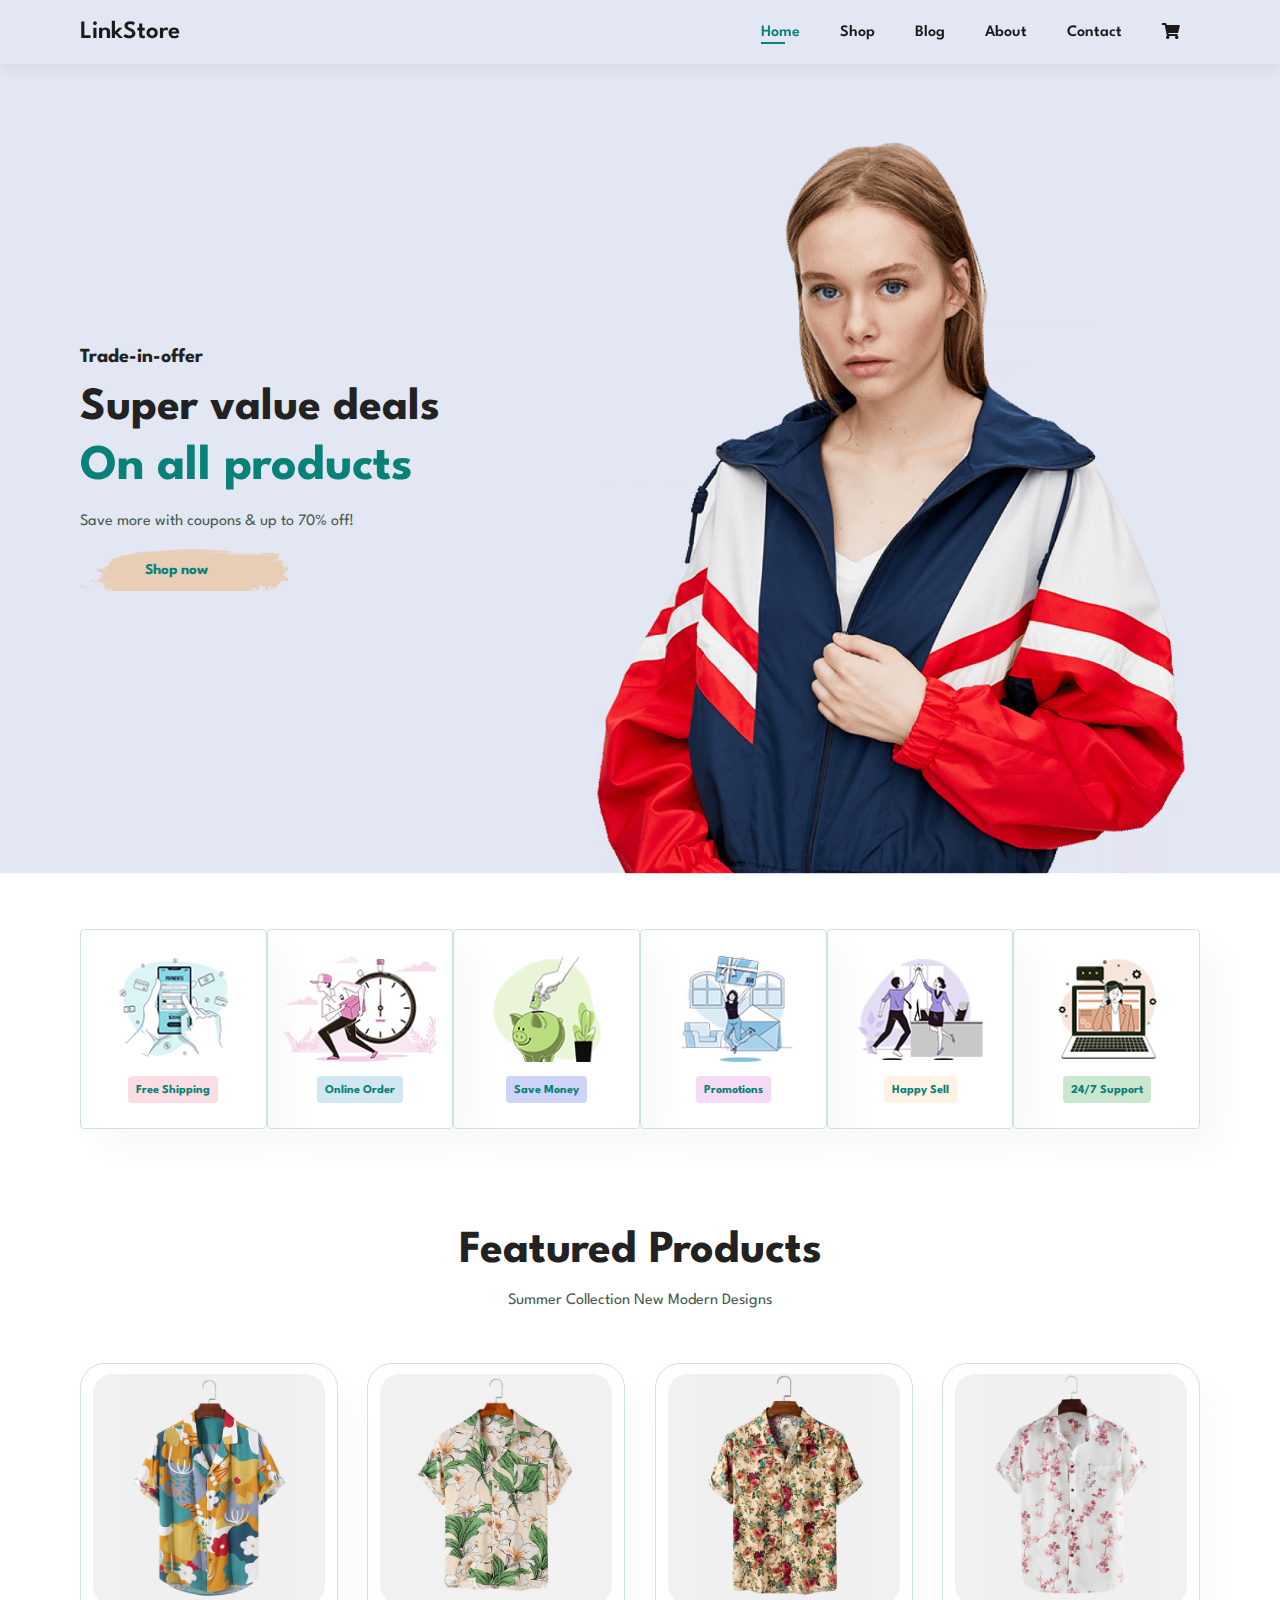
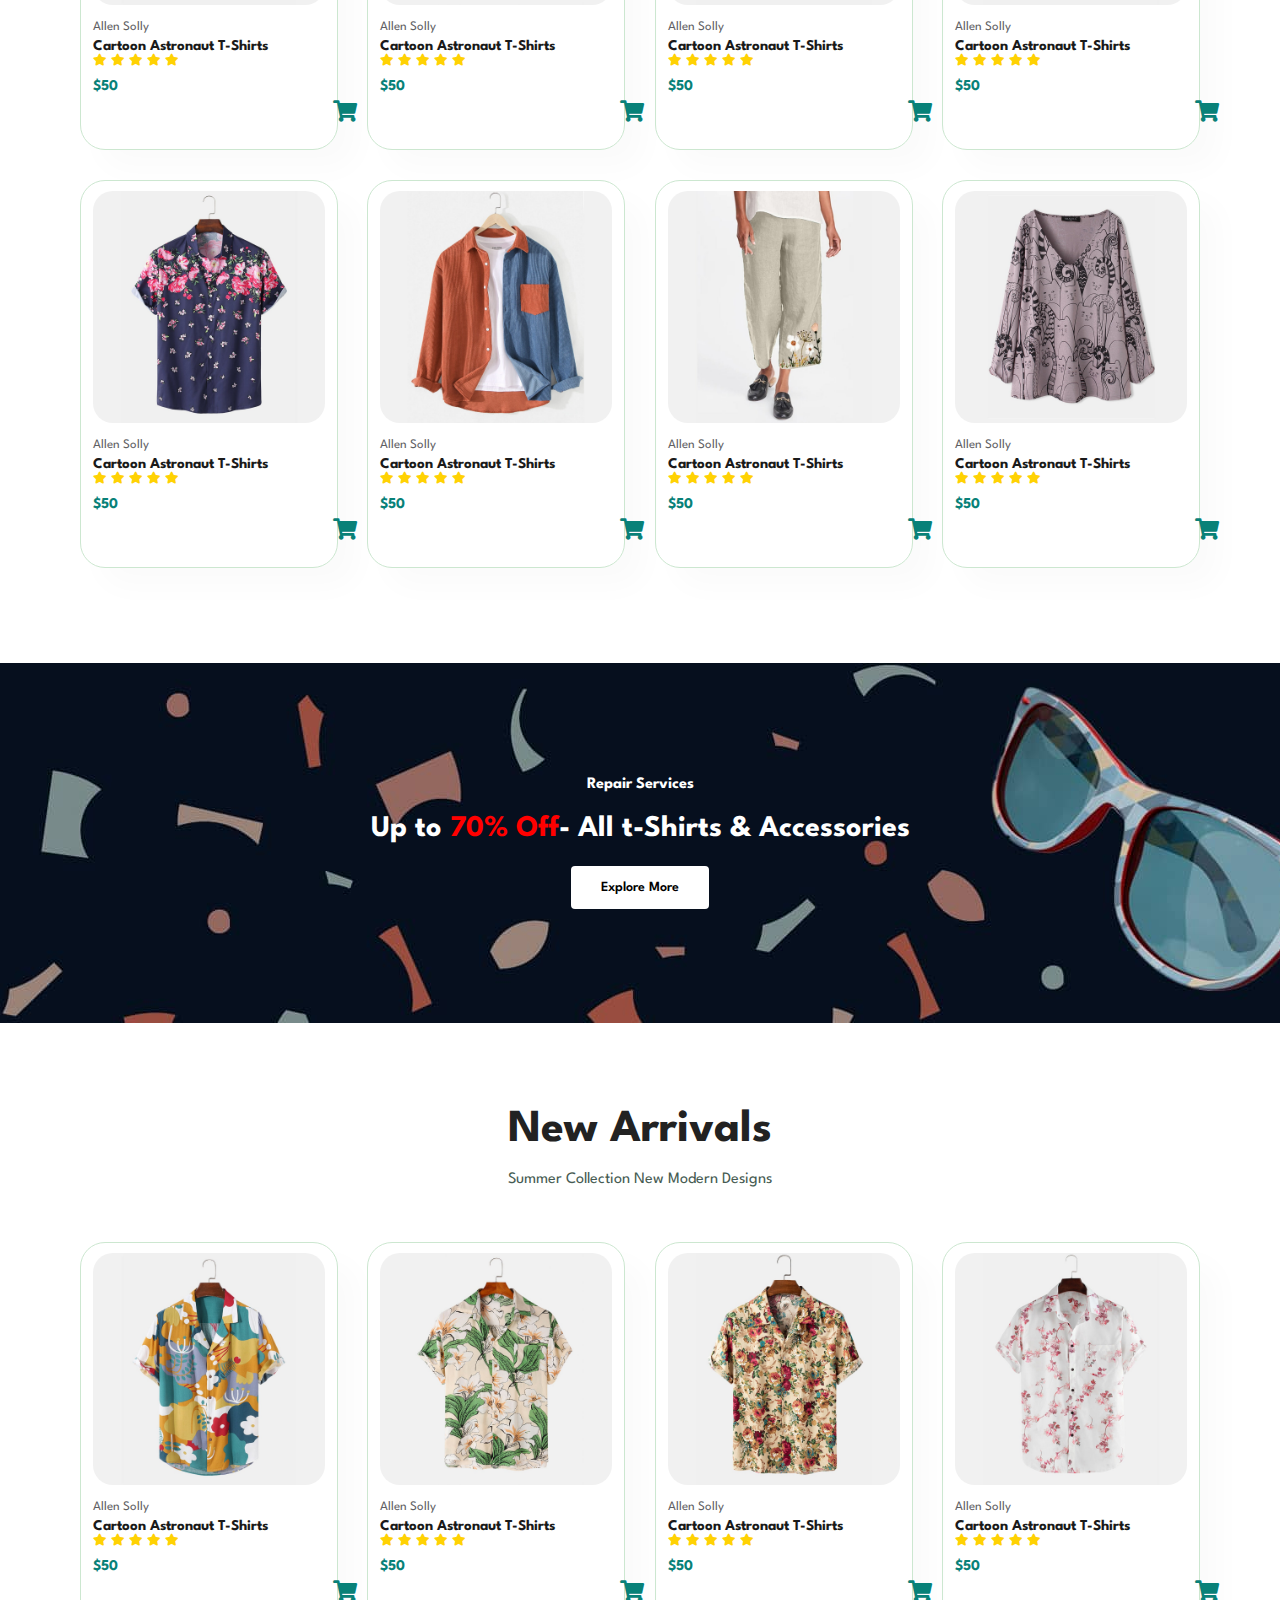
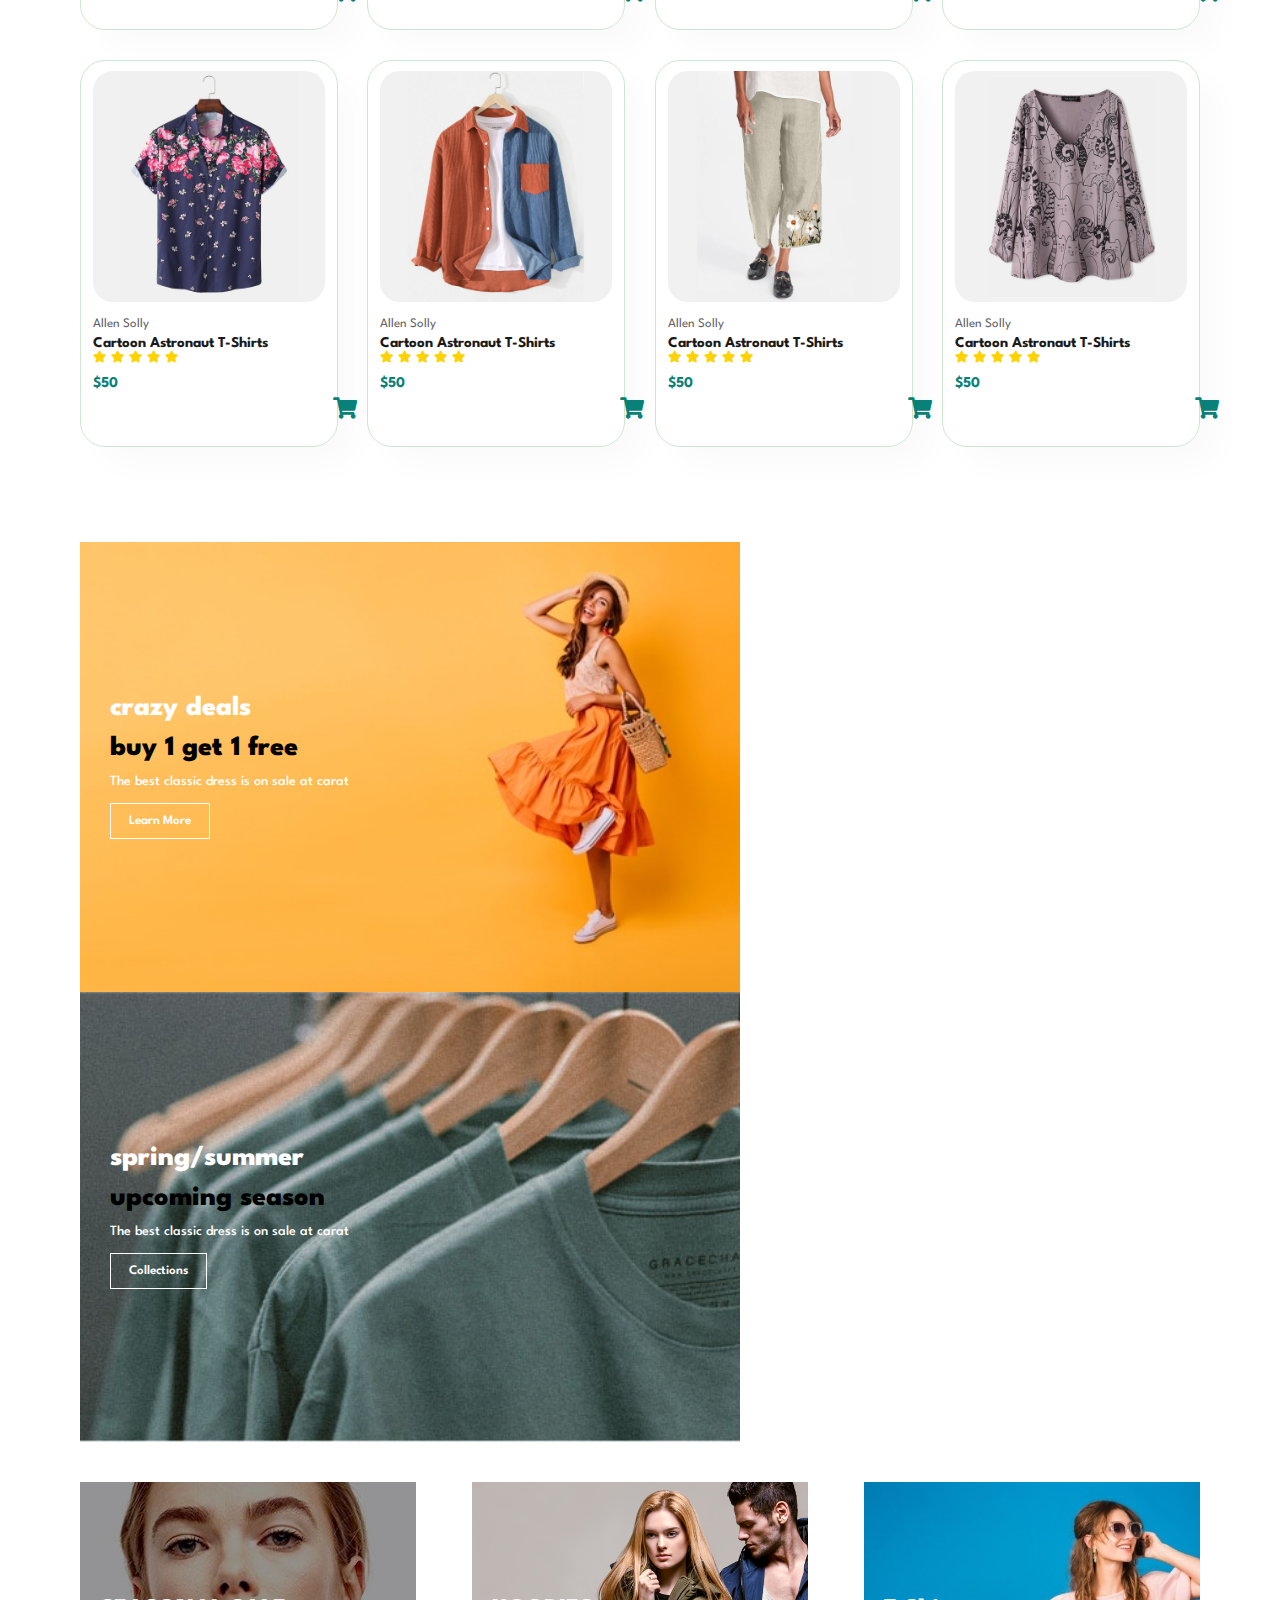
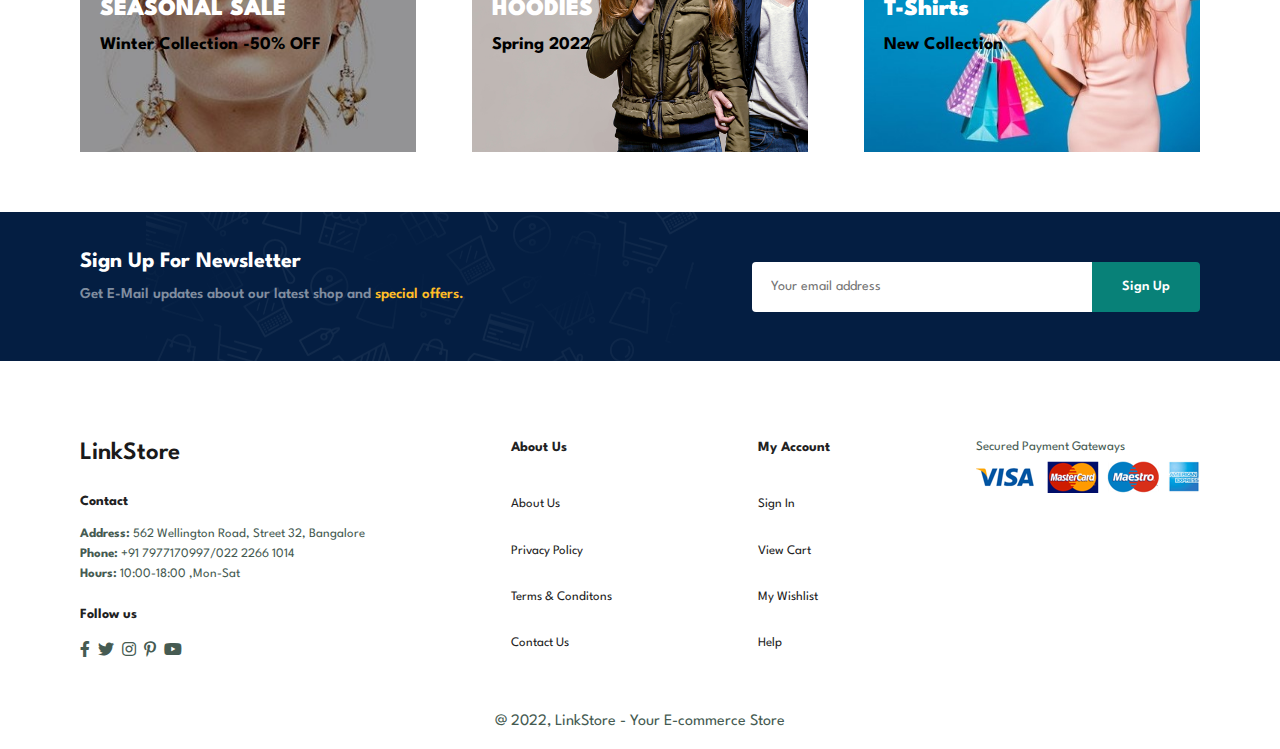
<file: index.html>
<!DOCTYPE html>
<html lang="en">
<head>
    <meta charset="UTF-8">
    <meta http-equiv="X-UA-Compatible" content="IE=edge">
    <meta name="viewport" content="width=device-width, initial-scale=1.0">
    <title>LinkStore</title>
    <link rel="stylesheet" href="https://use.fontawesome.com/releases/v5.15.4/css/all.css"/>
    <link rel="icon" href="img/favicon.ico">
    <link rel="stylesheet" href="styles.css">

</head>
<body>
    <section id="header">
        <a href="index.html" class="logo">LinkStore</a>
        <div>
            <ul id="navbar">
                <li><a class="active" href="index.html">Home</a></li>
                <li><a href="shop.html">Shop</a></li>
                <li><a href="blog.html">Blog</a></li>
                <li><a href="about.html">About</a></li>
                <li><a href="contact.html">Contact</a></li>
                <li id="remove-bag-icon"><a href="cart.html"><i class="fas fa-shopping-cart"></i></i></a></li>
                <a href="#" id="close"><i class="fas fa-times"></i></a>
            </ul>
        </div>

        <div id="mobile"> <!-- this is for ipad screen devices to make website responsive -->
            <a href="cart.html"><i class="fas fa-shopping-cart"></i></a>
            <i id="bar" class="fas fa-outdent"></i>
        </div>
    </section> 

    <section id="hero">
        <h4>Trade-in-offer</h4>
        <h2>Super value deals</h2>
        <h1>On all products</h1>
        <p>Save more with coupons & up to 70% off! </p>
        <a href="shop.html"><button>Shop now</button></a>
    </section>

    <section id="feature" class="section-p1"> <!-- class section-p1 provides padding bet each section -->
        <div class="fe-box">
            <img src="img/features/f1.png" alt="">
            <h6>Free Shipping</h6>
        </div>
        <div class="fe-box">
            <img src="img/features/f2.png" alt="">
            <h6>Online Order</h6>
        </div>
        <div class="fe-box">
            <img src="img/features/f3.png" alt="">
            <h6>Save Money</h6>
        </div>
        <div class="fe-box">
            <img src="img/features/f4.png" alt="">
            <h6>Promotions</h6>
        </div>
        <div class="fe-box">
            <img src="img/features/f5.png" alt="">
            <h6>Happy Sell</h6>
        </div>
        <div class="fe-box">
            <img src="img/features/f6.png" alt="">
            <h6>24/7 Support</h6>
        </div>

    </section>
     
    <section id="product1" class="section-p1">
            <h2>Featured Products</h2>
            <p>Summer Collection New Modern Designs</p>
            <div class="pro-container"> <!-- parent div of pro1 since we have 8 products-->
                <div class="pro" onclick="window.location.href='sproduct.html'">
                    <img src="img/products/f1.jpg" alt="">
                    <div class="description">
                        <span>Allen Solly</span>
                        <h5>Cartoon Astronaut T-Shirts</h5>
                        <div class="star">
                            <i class="fas fa-star"></i> <!-- to add star icon from font awesome-->
                            <i class="fas fa-star"></i> 
                            <i class="fas fa-star"></i> 
                            <i class="fas fa-star"></i> 
                            <i class="fas fa-star"></i> 
                        </div>
                        <h4>$50</h4>
                    </div>
                    <a href=""><i class="fas fa-shopping-cart cart fa-lg"></i></a>
                </div>

                <div class="pro" onclick="window.location.href='sproduct.html'">
                    <img src="img/products/f2.jpg" alt="">
                    <div class="description">
                        <span>Allen Solly</span>
                        <h5>Cartoon Astronaut T-Shirts</h5>
                        <div class="star">
                            <i class="fas fa-star"></i> <!-- to add star icon from font awesome-->
                            <i class="fas fa-star"></i> 
                            <i class="fas fa-star"></i> 
                            <i class="fas fa-star"></i> 
                            <i class="fas fa-star"></i> 
                        </div>
                        <h4>$50</h4>
                    </div>
                    <a href=""><i class="fas fa-shopping-cart cart fa-lg"></i></i></a>
                </div>

                <div class="pro" onclick="window.location.href='sproduct.html'">
                    <img src="img/products/f3.jpg" alt="">
                    <div class="description">
                        <span>Allen Solly</span>
                        <h5>Cartoon Astronaut T-Shirts</h5>
                        <div class="star">
                            <i class="fas fa-star"></i> <!-- to add star icon from font awesome-->
                            <i class="fas fa-star"></i> 
                            <i class="fas fa-star"></i> 
                            <i class="fas fa-star"></i> 
                            <i class="fas fa-star"></i> 
                        </div>
                        <h4>$50</h4>
                    </div>
                    <a href=""><i class="fas fa-shopping-cart cart fa-lg"></i></i></a>
                </div>

                <div class="pro" onclick="window.location.href='sproduct.html'">
                    <img src="img/products/f4.jpg" alt="">
                    <div class="description">
                        <span>Allen Solly</span>
                        <h5>Cartoon Astronaut T-Shirts</h5>
                        <div class="star">
                            <i class="fas fa-star"></i> <!-- to add star icon from font awesome-->
                            <i class="fas fa-star"></i> 
                            <i class="fas fa-star"></i> 
                            <i class="fas fa-star"></i> 
                            <i class="fas fa-star"></i> 
                        </div>
                        <h4>$50</h4>
                    </div>
                    <a href=""><i class="fas fa-shopping-cart cart fa-lg"></i></i></a>
                </div>

                <div class="pro" onclick="window.location.href='sproduct.html'">
                    <img src="img/products/f5.jpg" alt="">
                    <div class="description">
                        <span>Allen Solly</span>
                        <h5>Cartoon Astronaut T-Shirts</h5>
                        <div class="star">
                            <i class="fas fa-star"></i> <!-- to add star icon from font awesome-->
                            <i class="fas fa-star"></i> 
                            <i class="fas fa-star"></i> 
                            <i class="fas fa-star"></i> 
                            <i class="fas fa-star"></i> 
                        </div>
                        <h4>$50</h4>
                    </div>
                    <a href=""><i class="fas fa-shopping-cart cart fa-lg"></i></i></a>
                </div>

                <div class="pro" onclick="window.location.href='sproduct.html'">
                    <img src="img/products/f6.jpg" alt="">
                    <div class="description">
                        <span>Allen Solly</span>
                        <h5>Cartoon Astronaut T-Shirts</h5>
                        <div class="star">
                            <i class="fas fa-star"></i> <!-- to add star icon from font awesome-->
                            <i class="fas fa-star"></i> 
                            <i class="fas fa-star"></i> 
                            <i class="fas fa-star"></i> 
                            <i class="fas fa-star"></i> 
                        </div>
                        <h4>$50</h4>
                    </div>
                    <a href=""><i class="fas fa-shopping-cart cart fa-lg"></i></i></a>
                </div>

                <div class="pro" onclick="window.location.href='sproduct.html'">
                    <img src="img/products/f7.jpg" alt="">
                    <div class="description">
                        <span>Allen Solly</span>
                        <h5>Cartoon Astronaut T-Shirts</h5>
                        <div class="star">
                            <i class="fas fa-star"></i> <!-- to add star icon from font awesome-->
                            <i class="fas fa-star"></i> 
                            <i class="fas fa-star"></i> 
                            <i class="fas fa-star"></i> 
                            <i class="fas fa-star"></i> 
                        </div>
                        <h4>$50</h4>
                    </div>
                    <a href=""><i class="fas fa-shopping-cart cart fa-lg"></i></i></a>
                </div>

                <div class="pro" onclick="window.location.href='sproduct.html'">
                    <img src="img/products/f8.jpg" alt="">
                    <div class="description">
                        <span>Allen Solly</span>
                        <h5>Cartoon Astronaut T-Shirts</h5>
                        <div class="star">
                            <i class="fas fa-star"></i> <!-- to add star icon from font awesome-->
                            <i class="fas fa-star"></i> 
                            <i class="fas fa-star"></i> 
                            <i class="fas fa-star"></i> 
                            <i class="fas fa-star"></i> 
                        </div>
                        <h4>$50</h4>
                    </div>
                    <a href=""><i class="fas fa-shopping-cart cart fa-lg"></i></i></a>
                </div>
            </div>
    </section>

    <section id="banner" class="section-m1">
        <h4>Repair Services</h4>
        <h2>Up to <span>70% Off</span>- All t-Shirts & Accessories</h2>
        <a href="shop.html"><button class="normal">Explore More</button></a>
    </section>

    <section id="product1" class="section-p1">
        <h2>New Arrivals</h2>
        <p>Summer Collection New Modern Designs</p>
        <div class="pro-container"> <!-- parent div of pro1 since we have 8 products-->
            <div class="pro" onclick="window.location.href='sproduct.html'">
                <img src="img/products/f1.jpg" alt="">
                <div class="description">
                    <span>Allen Solly</span>
                    <h5>Cartoon Astronaut T-Shirts</h5>
                    <div class="star">
                        <i class="fas fa-star"></i> <!-- to add star icon from font awesome-->
                        <i class="fas fa-star"></i> 
                        <i class="fas fa-star"></i> 
                        <i class="fas fa-star"></i> 
                        <i class="fas fa-star"></i> 
                    </div>
                    <h4>$50</h4>
                </div>
                <a href=""><i class="fas fa-shopping-cart cart fa-lg"></i></i></a>
            </div>

            <div class="pro" onclick="window.location.href='sproduct.html'">
                <img src="img/products/f2.jpg" alt="">
                <div class="description">
                    <span>Allen Solly</span>
                    <h5>Cartoon Astronaut T-Shirts</h5>
                    <div class="star">
                        <i class="fas fa-star"></i> <!-- to add star icon from font awesome-->
                        <i class="fas fa-star"></i> 
                        <i class="fas fa-star"></i> 
                        <i class="fas fa-star"></i> 
                        <i class="fas fa-star"></i> 
                    </div>
                    <h4>$50</h4>
                </div>
                <a href=""><i class="fas fa-shopping-cart cart fa-lg"></i></i></a>
            </div>

            <div class="pro" onclick="window.location.href='sproduct.html'">
                <img src="img/products/f3.jpg" alt="">
                <div class="description">
                    <span>Allen Solly</span>
                    <h5>Cartoon Astronaut T-Shirts</h5>
                    <div class="star">
                        <i class="fas fa-star"></i> <!-- to add star icon from font awesome-->
                        <i class="fas fa-star"></i> 
                        <i class="fas fa-star"></i> 
                        <i class="fas fa-star"></i> 
                        <i class="fas fa-star"></i> 
                    </div>
                    <h4>$50</h4>
                </div>
                <a href=""><i class="fas fa-shopping-cart cart fa-lg"></i></i></a>
            </div>

            <div class="pro" onclick="window.location.href='sproduct.html'">
                <img src="img/products/f4.jpg" alt="">
                <div class="description">
                    <span>Allen Solly</span>
                    <h5>Cartoon Astronaut T-Shirts</h5>
                    <div class="star">
                        <i class="fas fa-star"></i> <!-- to add star icon from font awesome-->
                        <i class="fas fa-star"></i> 
                        <i class="fas fa-star"></i> 
                        <i class="fas fa-star"></i> 
                        <i class="fas fa-star"></i> 
                    </div>
                    <h4>$50</h4>
                </div>
                <a href=""><i class="fas fa-shopping-cart cart fa-lg"></i></i></a>
            </div>

            <div class="pro" onclick="window.location.href='sproduct.html'">
                <img src="img/products/f5.jpg" alt="">
                <div class="description">
                    <span>Allen Solly</span>
                    <h5>Cartoon Astronaut T-Shirts</h5>
                    <div class="star">
                        <i class="fas fa-star"></i> <!-- to add star icon from font awesome-->
                        <i class="fas fa-star"></i> 
                        <i class="fas fa-star"></i> 
                        <i class="fas fa-star"></i> 
                        <i class="fas fa-star"></i> 
                    </div>
                    <h4>$50</h4>
                </div>
                <a href=""><i class="fas fa-shopping-cart cart fa-lg"></i></i></a>
            </div>

            <div class="pro" onclick="window.location.href='sproduct.html'">
                <img src="img/products/f6.jpg" alt="">
                <div class="description">
                    <span>Allen Solly</span>
                    <h5>Cartoon Astronaut T-Shirts</h5>
                    <div class="star">
                        <i class="fas fa-star"></i> <!-- to add star icon from font awesome-->
                        <i class="fas fa-star"></i> 
                        <i class="fas fa-star"></i> 
                        <i class="fas fa-star"></i> 
                        <i class="fas fa-star"></i> 
                    </div>
                    <h4>$50</h4>
                </div>
                <a href=""><i class="fas fa-shopping-cart cart fa-lg"></i></i></a>
            </div>

            <div class="pro" onclick="window.location.href='sproduct.html'">
                <img src="img/products/f7.jpg" alt="">
                <div class="description">
                    <span>Allen Solly</span>
                    <h5>Cartoon Astronaut T-Shirts</h5>
                    <div class="star">
                        <i class="fas fa-star"></i> <!-- to add star icon from font awesome-->
                        <i class="fas fa-star"></i> 
                        <i class="fas fa-star"></i> 
                        <i class="fas fa-star"></i> 
                        <i class="fas fa-star"></i> 
                    </div>
                    <h4>$50</h4>
                </div>
                <a href=""><i class="fas fa-shopping-cart cart fa-lg"></i></i></a>
            </div>

            <div class="pro" onclick="window.location.href='sproduct.html'">
                <img src="img/products/f8.jpg" alt="">
                <div class="description">
                    <span>Allen Solly</span>
                    <h5>Cartoon Astronaut T-Shirts</h5>
                    <div class="star">
                        <i class="fas fa-star"></i> <!-- to add star icon from font awesome-->
                        <i class="fas fa-star"></i> 
                        <i class="fas fa-star"></i> 
                        <i class="fas fa-star"></i> 
                        <i class="fas fa-star"></i> 
                    </div>
                    <h4>$50</h4>
                </div>
                <a href=""><i class="fas fa-shopping-cart cart fa-lg"></i></i></a>
            </div>
        </div>
    </section>

    <section id="sm-banner" class="section-p1">
        <div class="banner-box">
            <h4>crazy deals</h4>
            <h2>buy 1 get 1 free</h2>
            <span>The best classic dress is on sale at carat</span>
            <a href="shop.html"><button class="white">Learn More</button></a>
        </div>

        <div class="banner-box banner-box2">
            <h4>spring/summer</h4>
            <h2>upcoming season</h2>
            <span>The best classic dress is on sale at carat</span>
            <a href="shop.html"><button class="white">Collections</button></a>
        </div>
    </section>

    <section id="banner3">
        <div class="banner-box">
            <h2>SEASONAL SALE</h2>
            <h3>Winter Collection -50% OFF</h3>
        </div>
        <div class="banner-box banner-box2">
            <h2>HOODIES</h2>
            <h3>Spring 2022</h3>
        </div>
        <div class="banner-box banner-box3">
            <h2>T-Shirts</h2>
            <h3>New Collection</h3>
        </div>
    </section>

    <section id="newsletter" class="section-p1 section-m1">
        <div class="newstext">
            <h4>Sign Up For Newsletter</h4>
            <p>Get E-Mail updates about our latest shop and <span>special offers.</span></p>
        </div>
        <div class="form">
            <input type="text" placeholder="Your email address">
            <button class="normal">Sign Up</button>
        </div>

    </section>

    <footer class="section-p1">
        <div class="col">
            <a href="#" class="logo">LinkStore</a>
            <h4>Contact</h4>
            <p><strong>Address: </strong>562 Wellington Road, Street 32, Bangalore</p>
            <p><strong>Phone: </strong>+91 7977170997/022 2266 1014</p>
            <p><strong>Hours: </strong>10:00-18:00 ,Mon-Sat</p>
             <div class="follow">
                <h4>Follow us</h4>
                <div class="icon">
                    <i class="fab fa-facebook-f"></i>
                    <i class="fab fa-twitter"></i>
                    <i class="fab fa-instagram"></i>
                    <i class="fab fa-pinterest-p"></i>
                    <i class="fab fa-youtube"></i>
                </div>
             </div>
        </div>

        <div class="col">
            <h4>About Us</h4>
            <a href="about.html">About Us</a>
            <a href="about.html">Privacy Policy</a>
            <a href="about.html">Terms & Conditons</a>
            <a href="contact.html">Contact Us</a>
        </div>

        <div class="col">
            <h4>My Account</h4>
            <a href="contact.html">Sign In</a>
            <a href="cart.html">View Cart</a>
            <a href="cart.html">My Wishlist</a>
            <a href="about.html">Help</a>
        </div>

        <div>
            <p>Secured Payment Gateways</p>
            <img src="img/pay/pay.png" alt="">
        </div>

    </footer>

    <div class="copyright">
        <p>@ 2022, LinkStore - Your E-commerce Store</p>
    </div>
    
    <script src="index.js"></script>
</body>
</html>
</file>
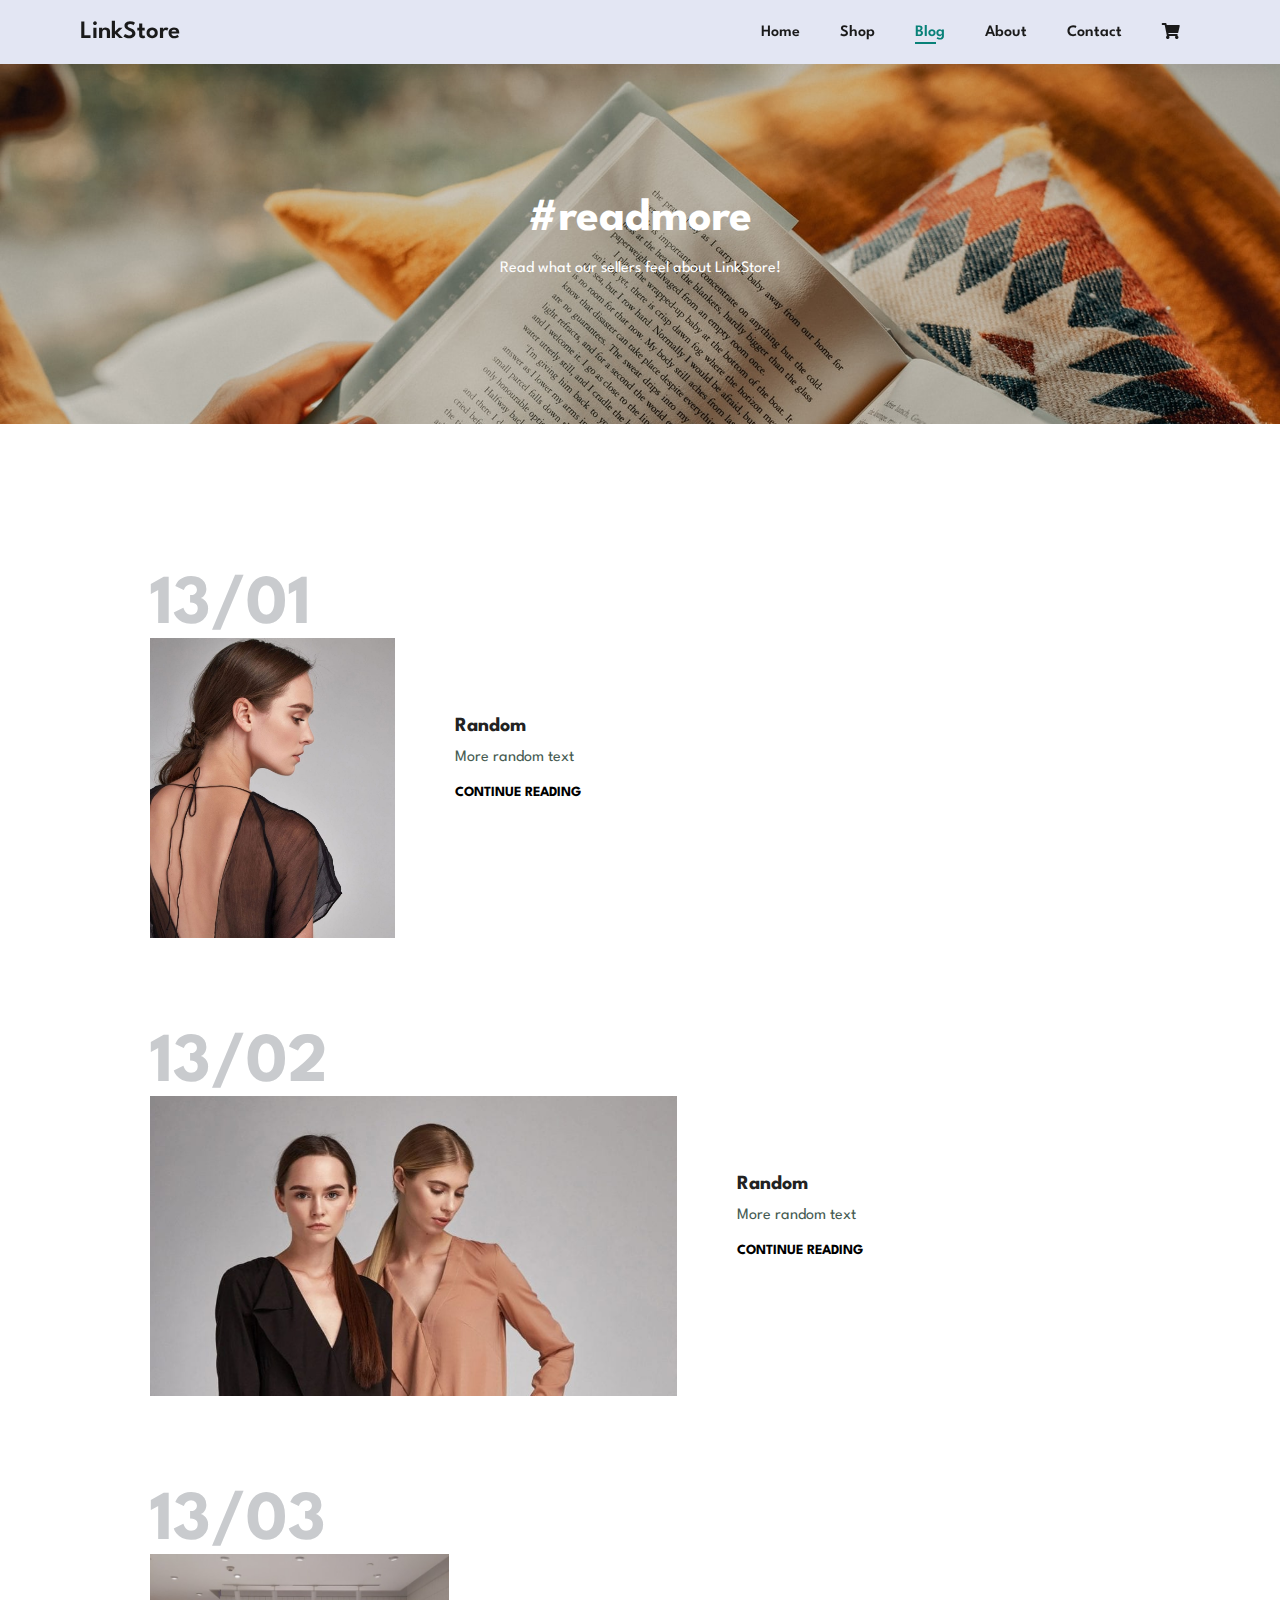
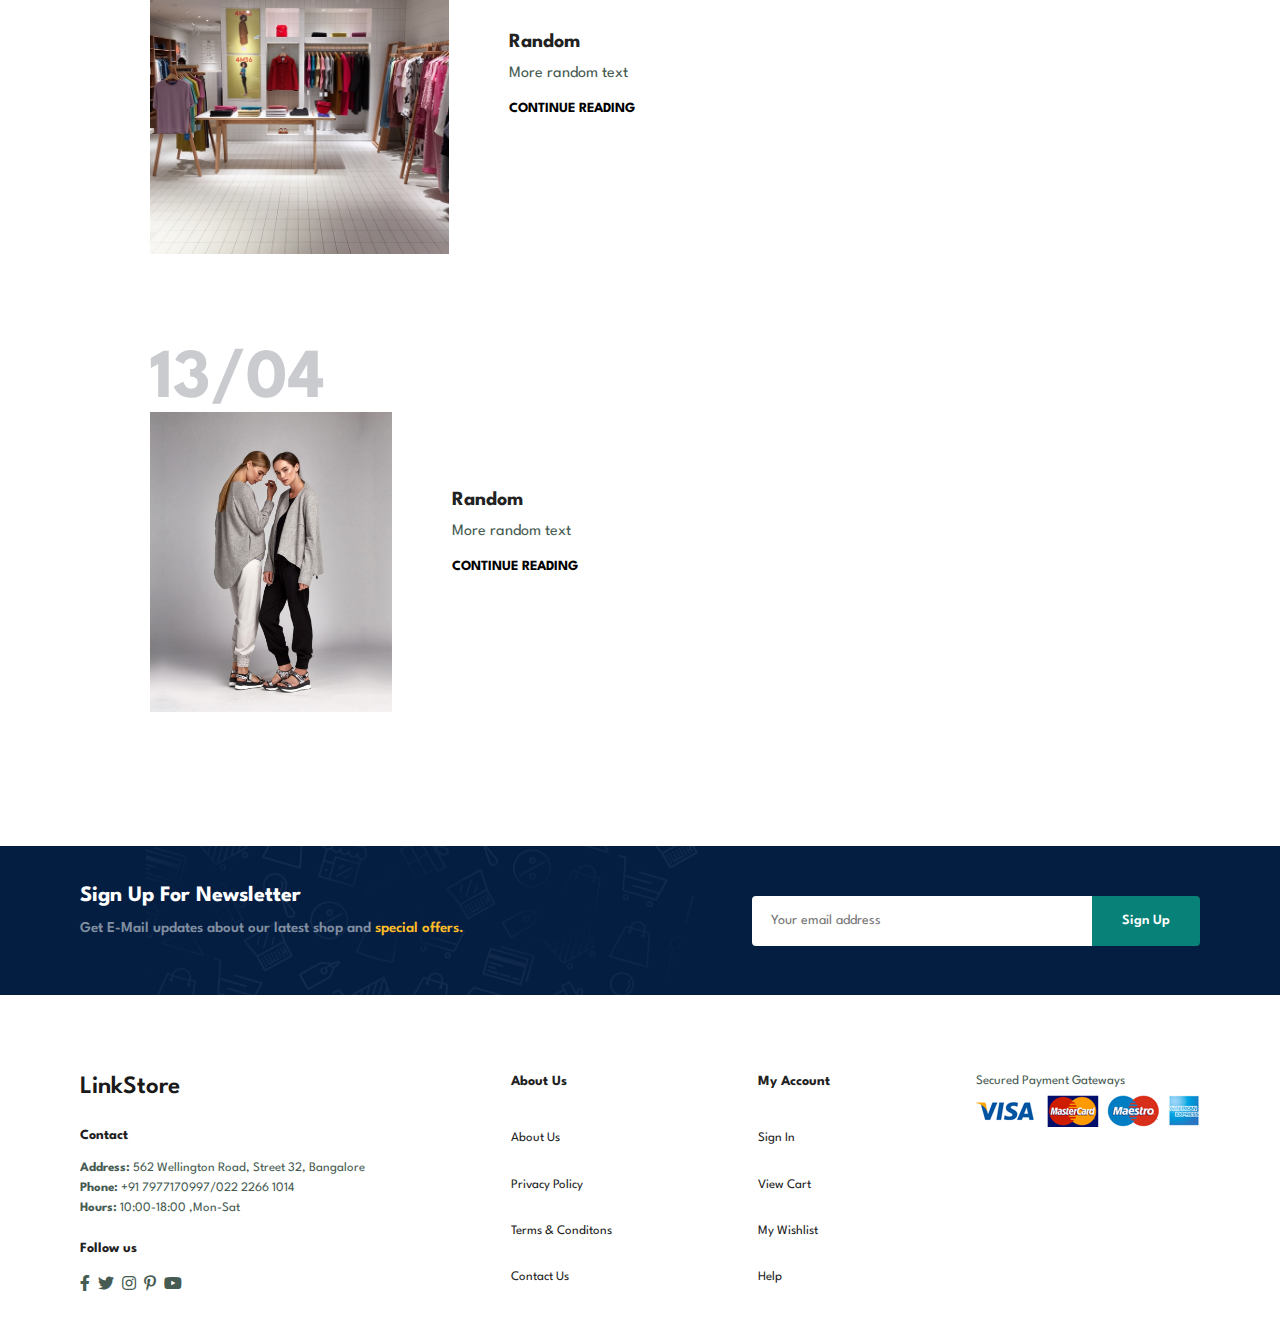
<file: blog.html>
<!DOCTYPE html>
<html lang="en">
<head>
    <meta charset="UTF-8">
    <meta http-equiv="X-UA-Compatible" content="IE=edge">
    <meta name="viewport" content="width=device-width, initial-scale=1.0">
    <title>LinkStore</title>
    <link rel="stylesheet" href="https://use.fontawesome.com/releases/v5.15.4/css/all.css"/>
    <link rel="stylesheet" href="styles.css">

</head>
<body>
    <section id="header">
        <a href="index.html" class="logo">LinkStore</a>
        <div>
            <ul id="navbar">
                <li><a href="index.html">Home</a></li>
                <li><a href="shop.html">Shop</a></li>
                <li><a class="active" href="blog.html">Blog</a></li>
                <li><a href="about.html">About</a></li>
                <li><a href="contact.html">Contact</a></li>
                <li><a href="cart.html"><i class="fas fa-shopping-cart"></i></a></li>
            </ul>
        </div>

        <div id="mobile"> <!-- this is for ipad screen devices to make website responsive -->
            <a href="cart.html"><i class="fas fa-shopping-cart"></i></a>
            <i id="bar" class="fas fa-outdent"></i>
        </div>
    </section>

    <section id="page-header" class="blog-header">
       
        <h2>#readmore</h2>
        
        <p>Read what our sellers feel about LinkStore! </p>
        
    </section>

    <section id="blog">
        <div class="blog-box">
            <div class="blog-image">
                <h1>13/01</h1>
                <img src="img/blog/b1.jpg" alt="">
            </div>
            <div class="blog-details">
                <h4>Random</h4>
                <p>More random text</p>
                <a href="#">CONTINUE READING</a>
            </div>


        </div>
        <div class="blog-box">
            <div class="blog-image">
                <h1>13/02</h1>
                <img src="img/blog/b2.jpg" alt="">
            </div>
            <div class="blog-details">
                <h4>Random</h4>
                <p>More random text</p>
                <a href="#">CONTINUE READING</a>
            </div>
        </div>
        <div class="blog-box">
            <div class="blog-image">
                <h1>13/03</h1>
                <img src="img/blog/b3.jpg" alt="">
            </div>
            <div class="blog-details">
                <h4>Random</h4>
                <p>More random text</p>
                <a href="#">CONTINUE READING</a>
            </div>
        </div>
        <div class="blog-box">
            <div class="blog-image">
                <h1>13/04</h1>
                <img src="img/blog/b4.jpg" alt="">
            </div>
            <div class="blog-details">
                <h4>Random</h4>
                <p>More random text</p>
                <a href="#">CONTINUE READING</a>
            </div>
        </div>
    </section>

    <section id="newsletter" class="section-p1 section-m1">
        <div class="newstext">
            <h4>Sign Up For Newsletter</h4>
            <p>Get E-Mail updates about our latest shop and <span>special offers.</span></p>
        </div>
        <div class="form">
            <input type="text" placeholder="Your email address">
            <button class="normal">Sign Up</button>
        </div>

    </section>

    <footer class="section-p1">
        <div class="col">
            <a href="#" class="logo">LinkStore</a>
            <h4>Contact</h4>
            <p><strong>Address: </strong>562 Wellington Road, Street 32, Bangalore</p>
            <p><strong>Phone: </strong>+91 7977170997/022 2266 1014</p>
            <p><strong>Hours: </strong>10:00-18:00 ,Mon-Sat</p>
             <div class="follow">
                <h4>Follow us</h4>
                <div class="icon">
                    <i class="fab fa-facebook-f"></i>
                    <i class="fab fa-twitter"></i>
                    <i class="fab fa-instagram"></i>
                    <i class="fab fa-pinterest-p"></i>
                    <i class="fab fa-youtube"></i>
                </div>
             </div>
        </div>

        <div class="col">
            <h4>About Us</h4>
            <a href="#">About Us</a>
            <a href="#">Privacy Policy</a>
            <a href="#">Terms & Conditons</a>
            <a href="#">Contact Us</a>
        </div>

        <div class="col">
            <h4>My Account</h4>
            <a href="#">Sign In</a>
            <a href="#">View Cart</a>
            <a href="#">My Wishlist</a>
            <a href="#">Help</a>
        </div>

        <div>
            <p>Secured Payment Gateways</p>
            <img src="img/pay/pay.png" alt="">
        </div>

    </footer>


    
    <script src="index.js"></script>
</body>
</html>
</file>
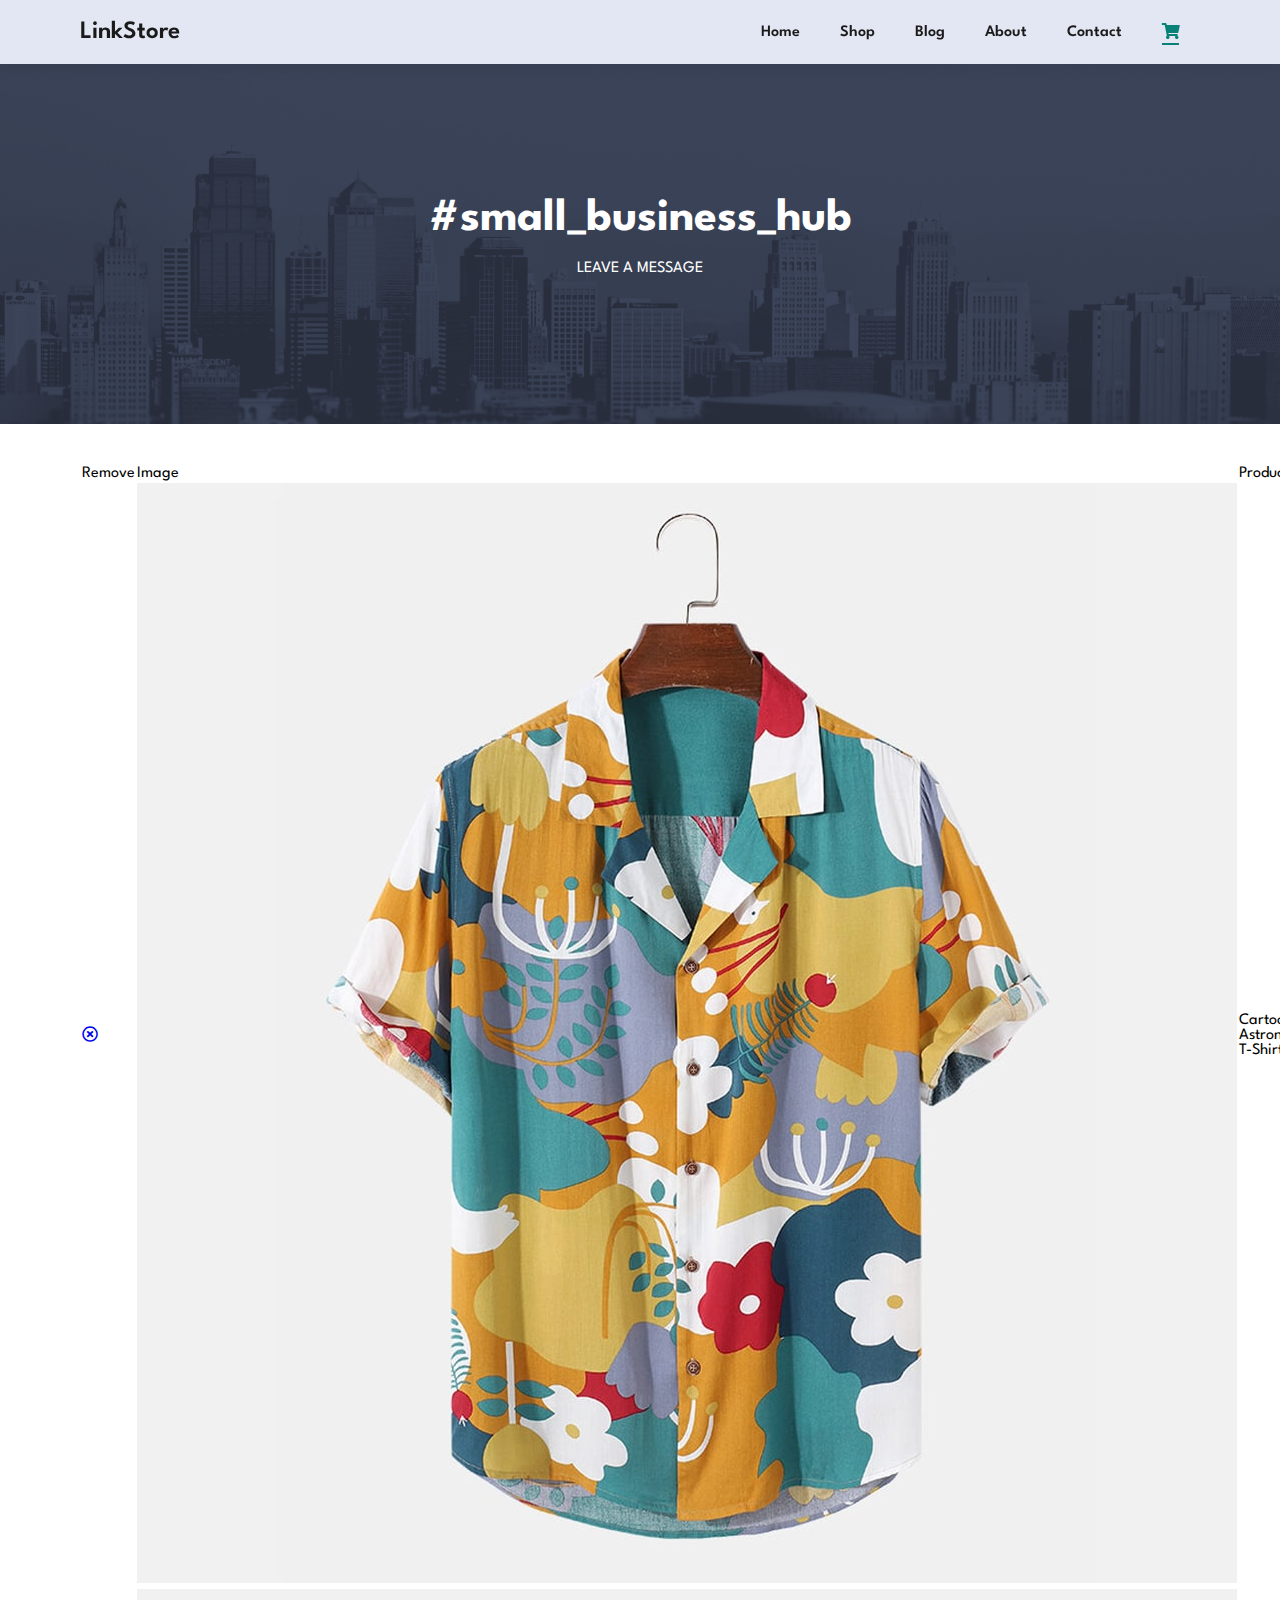
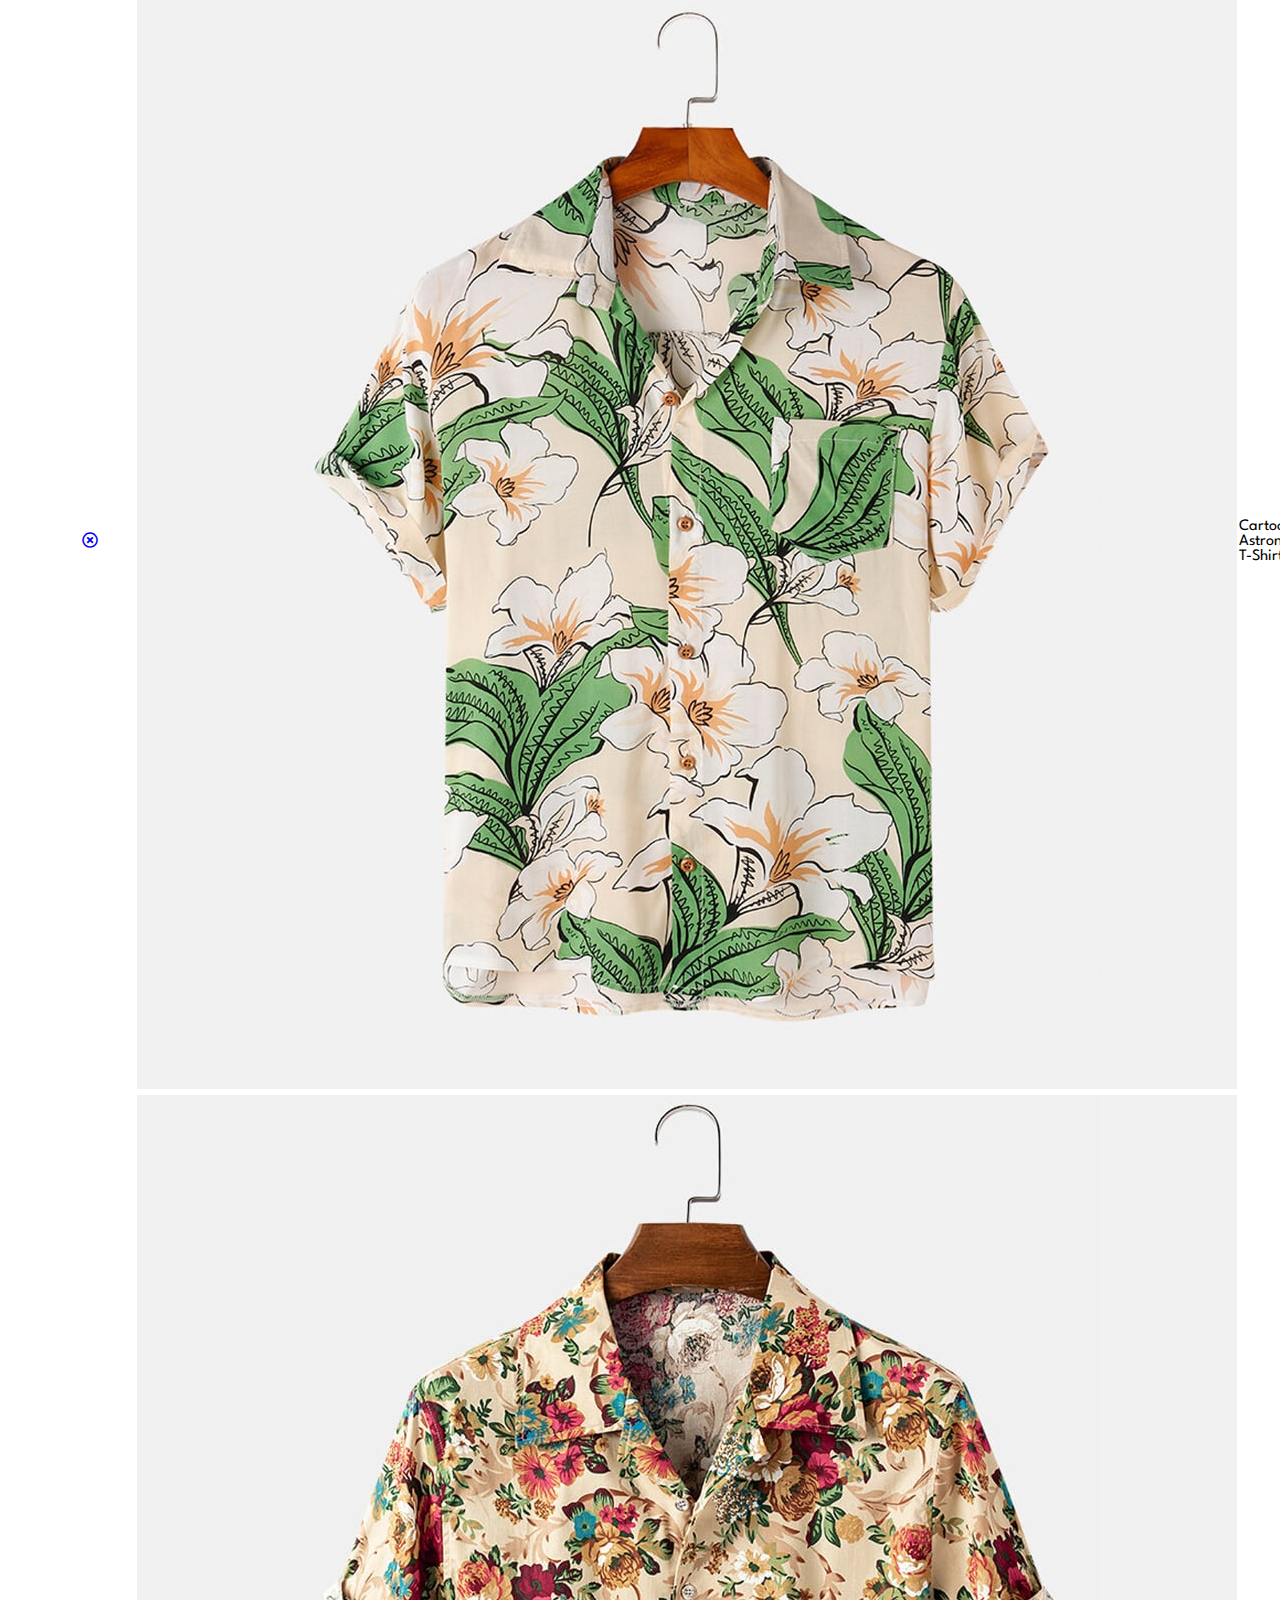
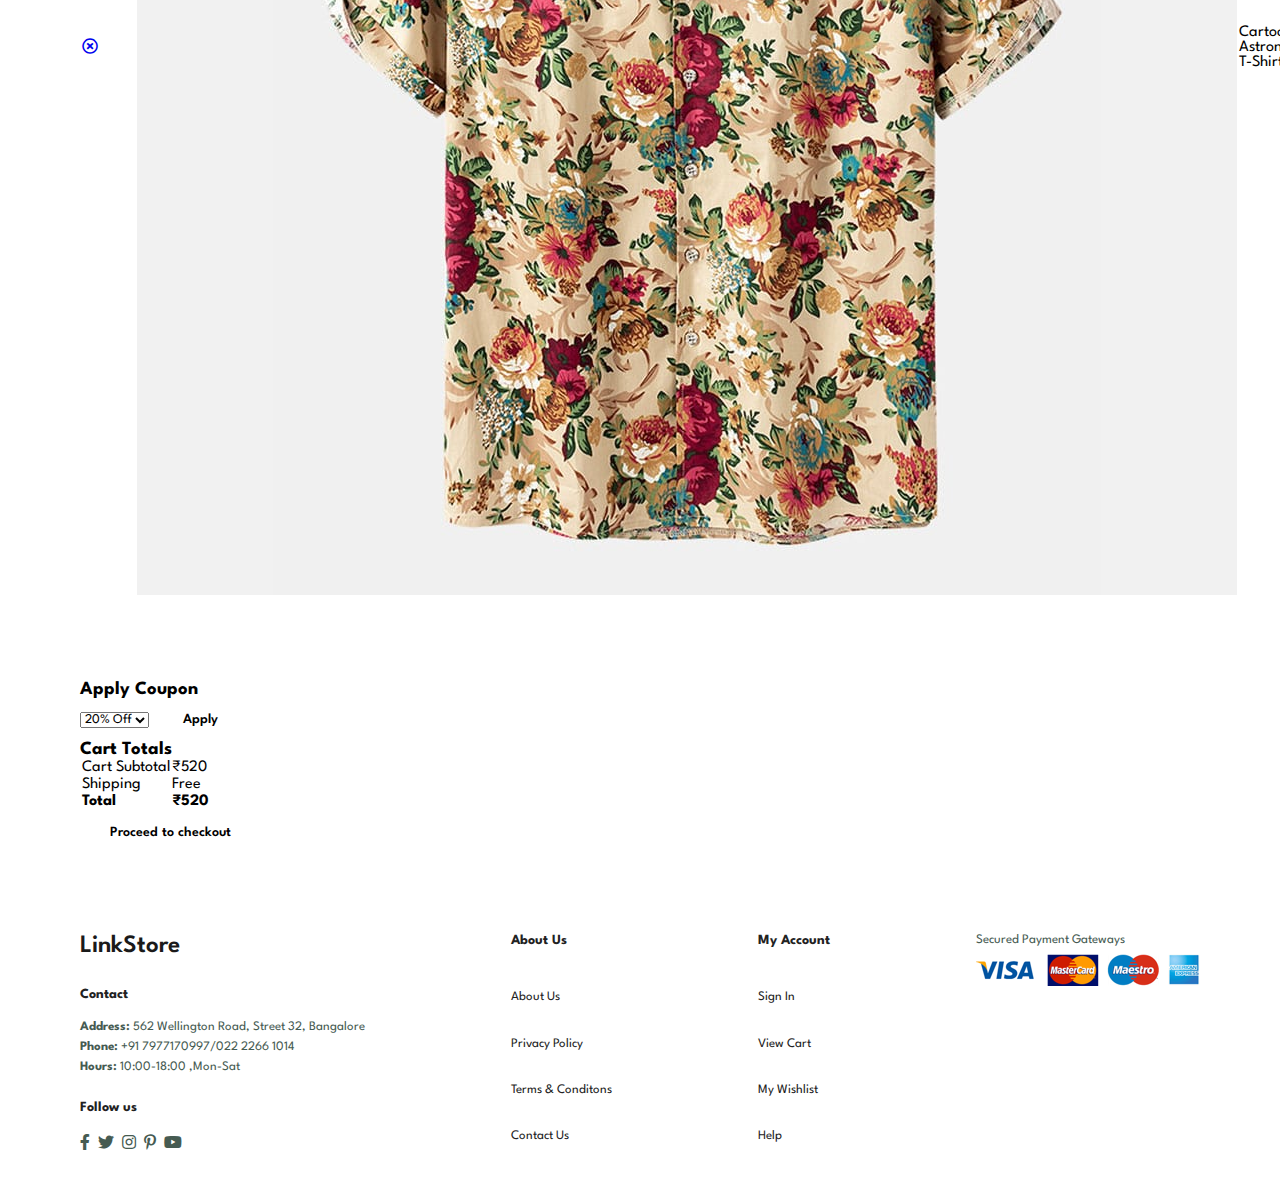
<file: cart.html>
<!DOCTYPE html>
<html lang="en">
<head>
    <meta charset="UTF-8">
    <meta http-equiv="X-UA-Compatible" content="IE=edge">
    <meta name="viewport" content="width=device-width, initial-scale=1.0">
    <title>LinkStore</title>
    <link rel="stylesheet" href="https://use.fontawesome.com/releases/v5.15.4/css/all.css"/>
    <link rel="icon" href="img/favicon.ico">
    <link rel="stylesheet" href="styles.css">
 
</head>
<body>
    <section id="header">
        <a href="index.html" class="logo">LinkStore</a>
        <div>
            <ul id="navbar">
                <li><a href="index.html">Home</a></li>
                <li><a href="shop.html">Shop</a></li>
                <li><a href="blog.html">Blog</a></li>
                <li><a href="about.html">About</a></li>
                <li><a href="contact.html">Contact</a></li>
                <li><a href="cart.html" class="active"><i class="fas fa-shopping-cart"></i></a></li>
            </ul>
        </div>
 
        <div id="mobile"> <!-- this is for ipad screen devices to make website responsive -->
            <a href="cart.html"><i class="fas fa-shopping-cart"></i></a>
            <i id="bar" class="fas fa-outdent"></i>
        </div>
    </section>
 
    <section id="page-header" class="about-header">
       
        <h2>#small_business_hub</h2>
        <p>LEAVE A MESSAGE</p>
       
    </section>
 
    <section id="cart" class="section-p1">
        <table width="100%">
            <thead>
                <tr>
                    <td>Remove</td>
                    <td>Image</td>
                    <td>Product</td>
                    <td>Price</td>
                    <td>Quantity</td>
                    <td>Subtotal</td>
                </tr>
            </thead>
            <tbody>
                <tr>
                    <td><a href="#"><i class="far fa-times-circle"></i></a></td>
                    <td><img src="img/products/f1.jpg" alt=""></td>
                    <td>Cartoon Astronaut T-Shirts</td>
                    <td>₹120</td>
                    <td><input type="number" value="1"></td>
                    <td>₹120</td>
                   
                </tr>
                <tr>
                    <td><a href="#"><i class="far fa-times-circle"></i></a></td>
                    <td><img src="img/products/f2.jpg" alt=""></td>
                    <td>Cartoon Astronaut T-Shirts</td>
                    <td>₹120</td>
                    <td><input type="number" value="1"></td>
                    <td>₹120</td>
                   
                </tr>
                <tr>
                    <td><a href="#"><i class="far fa-times-circle"></i></a></td>
                    <td><img src="img/products/f3.jpg" alt=""></td>
                    <td>Cartoon Astronaut T-Shirts</td>
                    <td>₹120</td>
                    <td><input type="number" value="1"></td>
                    <td>₹120</td>
                   
                </tr>
            </tbody>
        </table>
    </section>

    <section id="cart-add" class="section-p1">
        <div id="coupon">
            <h3>Apply Coupon</h3>
            <div>
                <select id="coupons" placeholder="Enter the coupon code">
                    <option value="20% Off">20% Off</option>
                    <option value="30% Off">30% Off</option>
                    <option value="40% Off">40% Off</option>
                </select>
                <button class="normal">Apply</button>
            </div>
        </div>

        <div id="subtotal">
            <h3>Cart Totals</h3>
            <table>
                <tr>
                    <td>Cart Subtotal</td>
                    <td>₹520</td>
                </tr>
                <tr>
                    <td>Shipping</td>
                    <td>Free</td>
                </tr>
                <tr>
                    <td><strong>Total</strong></td>
                    <td><strong>₹520</strong></td>
                </tr>
            </table>
            <button class="normal">Proceed to checkout</button>
        </div>
    </section>
 
    <footer class="section-p1">
        <div class="col">
            <a href="#" class="logo">LinkStore</a>
            <h4>Contact</h4>
            <p><strong>Address: </strong>562 Wellington Road, Street 32, Bangalore</p>
            <p><strong>Phone: </strong>+91 7977170997/022 2266 1014</p>
            <p><strong>Hours: </strong>10:00-18:00 ,Mon-Sat</p>
             <div class="follow">
                <h4>Follow us</h4>
                <div class="icon">
                    <i class="fab fa-facebook-f"></i>
                    <i class="fab fa-twitter"></i>
                    <i class="fab fa-instagram"></i>
                    <i class="fab fa-pinterest-p"></i>
                    <i class="fab fa-youtube"></i>
                </div>
             </div>
        </div>
 
        <div class="col">
            <h4>About Us</h4>
            <a href="#">About Us</a>
            <a href="#">Privacy Policy</a>
            <a href="#">Terms & Conditons</a>
            <a href="#">Contact Us</a>
        </div>
 
        <div class="col">
            <h4>My Account</h4>
            <a href="#">Sign In</a>
            <a href="#">View Cart</a>
            <a href="#">My Wishlist</a>
            <a href="#">Help</a>
        </div>
 
        <div>
            <p>Secured Payment Gateways</p>
            <img src="img/pay/pay.png" alt="">
        </div>
 
    </footer>
</body>
</html>
</file>
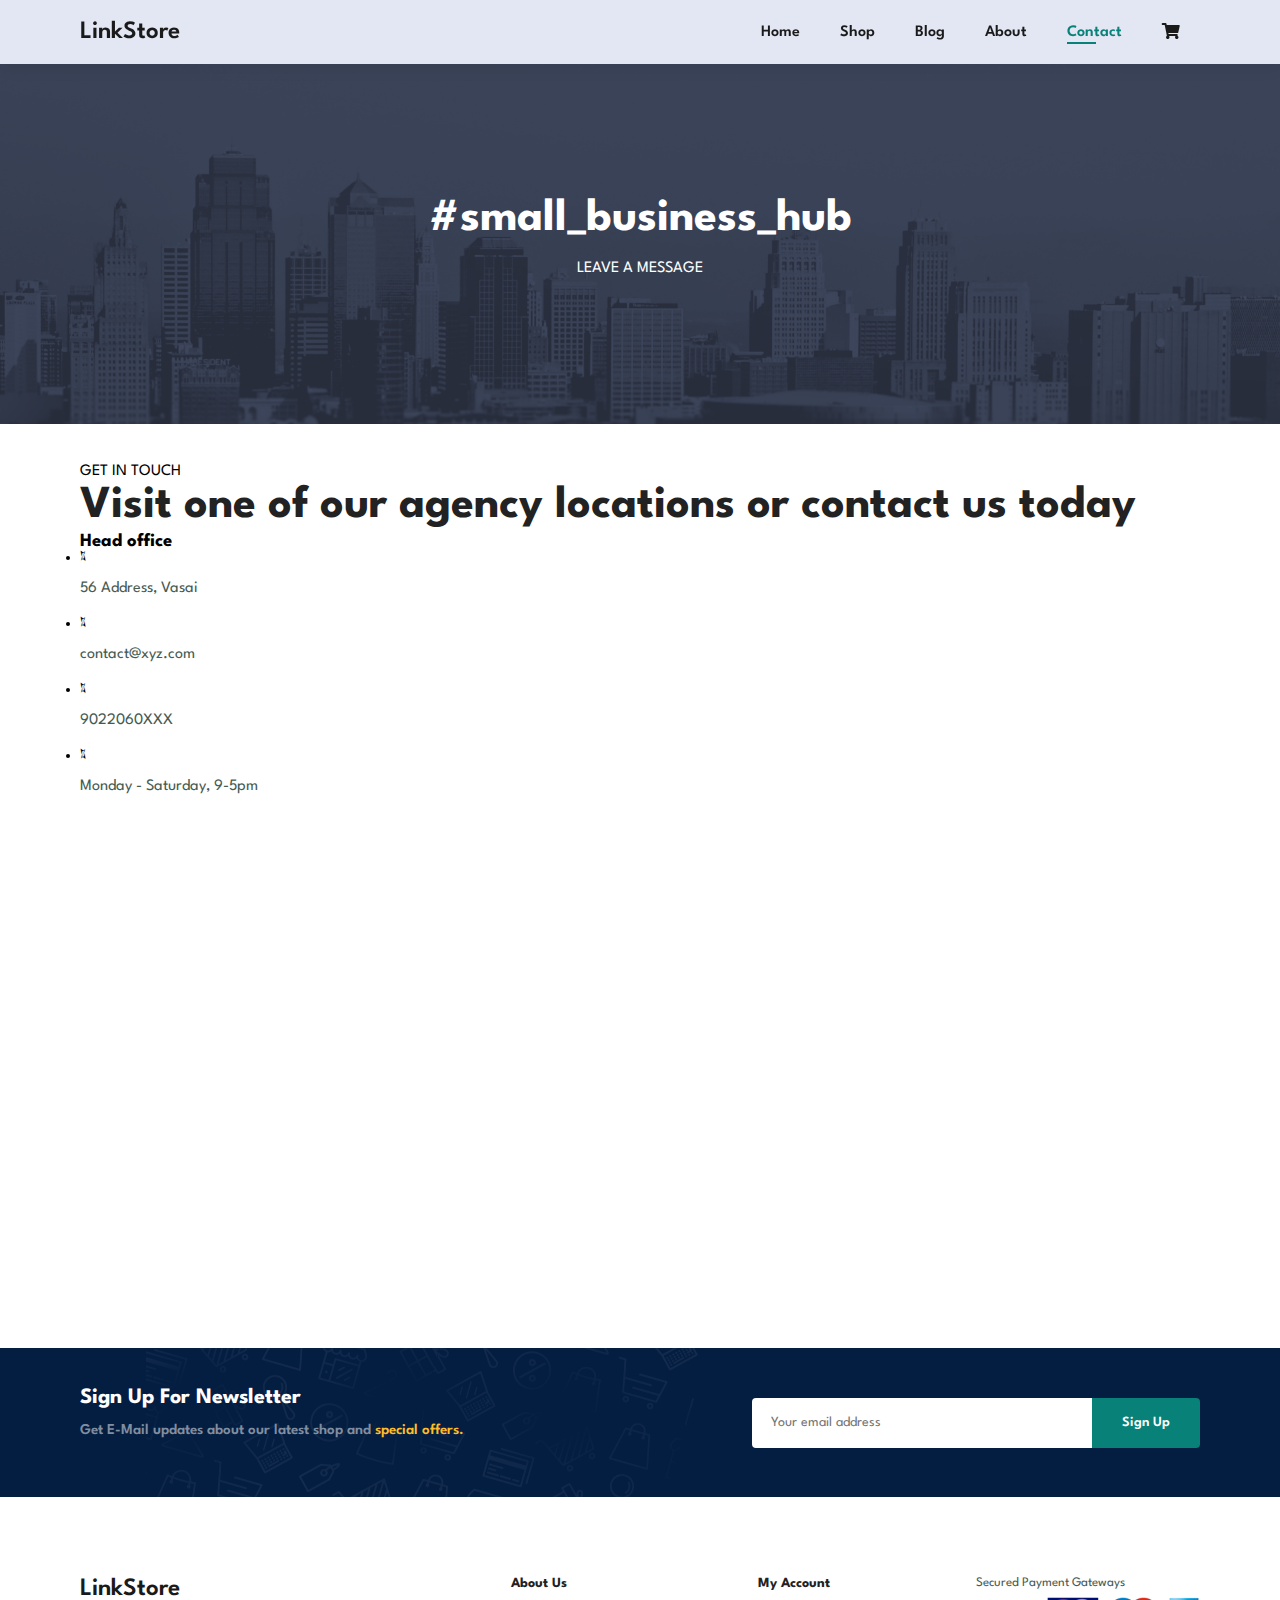
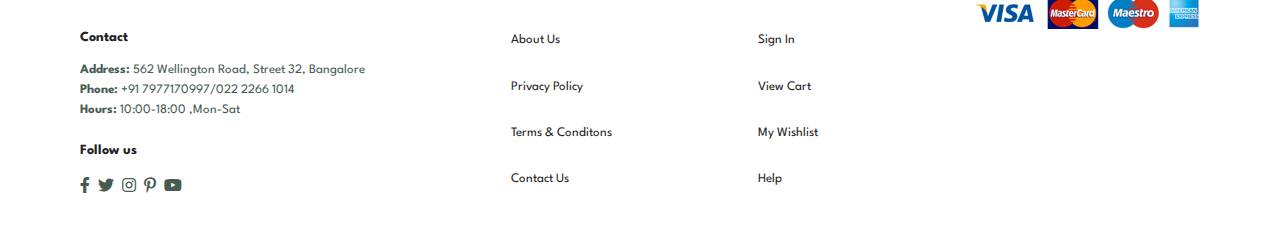
<file: contact.html>
<!DOCTYPE html>
<html lang="en">
<head>
    <meta charset="UTF-8">
    <meta http-equiv="X-UA-Compatible" content="IE=edge">
    <meta name="viewport" content="width=device-width, initial-scale=1.0">
    <title>LinkStore</title>
    <link rel="stylesheet" href="https://use.fontawesome.com/releases/v5.15.4/css/all.css"/>
    <link rel="stylesheet" href="styles.css">

</head>
<body>
    <section id="header">
        <a href="index.html" class="logo">LinkStore</a>
        <div>
            <ul id="navbar">
                <li><a href="index.html">Home</a></li>
                <li><a href="shop.html">Shop</a></li>
                <li><a href="blog.html">Blog</a></li>
                <li><a href="about.html">About</a></li>
                <li><a class="active" href="contact.html">Contact</a></li>
                <li><a href="cart.html"><i class="fas fa-shopping-cart"></i></a></li>
            </ul>
        </div>

        <div id="mobile"> <!-- this is for ipad screen devices to make website responsive -->
            <a href="cart.html"><i class="fas fa-shopping-cart"></i></a>
            <i id="bar" class="fas fa-outdent"></i>
        </div>
    </section>

    <section id="page-header" class="about-header">
       
        <h2>#small_business_hub</h2>
        <p>LEAVE A MESSAGE</p>
        
    </section>

    <section id="contact-details" class="section-p1">
        <div class="details">
            <span>GET IN TOUCH</span>
            <h2>Visit one of our agency locations or contact us today</h2>
            <h3>Head office</h3>
            <div>
                <li>
                    <i class="fal fa-map"> </i>
                    <p>56 Address, Vasai</p>
                </li>
                <li>
                    <i class="fal fa-envelope"> </i>
                    <p>contact@xyz.com</p>
                </li>
                <li>
                    <i class="fal fa-phone-alt"> </i>
                    <p>9022060XXX</p>
                </li>
                <li>
                    <i class="fal fa-clock"> </i>
                    <p>Monday - Saturday, 9-5pm</p>
                </li>
            </div>
        </div>

        <div class="map">
            <iframe src="https://www.google.com/maps/embed?pb=!1m18!1m12!1m3!1d3766.890090590288!2d72.85365521432992!3d19.24362125168419!2m3!1f0!2f0!3f0!3m2!1i1024!2i768!4f13.1!3m3!1m2!1s0x3be7b13affffffff%3A0xfd071f1d3a7844ef!2sSt.%20Francis%20Institute%20of%20Technology!5e0!3m2!1sen!2sin!4v1662920340585!5m2!1sen!2sin" width="600" height="450" style="border:0;" allowfullscreen="" loading="lazy" referrerpolicy="no-referrer-when-downgrade"></iframe>
        </div>
    </section>

    <section id="form-details">

    </section>

    <section id="newsletter" class="section-p1 section-m1">
        <div class="newstext">
            <h4>Sign Up For Newsletter</h4>
            <p>Get E-Mail updates about our latest shop and <span>special offers.</span></p>
        </div>
        <div class="form">
            <input type="text" placeholder="Your email address">
            <button class="normal">Sign Up</button>
        </div>

    </section>


    <footer class="section-p1">
        <div class="col">
            <a href="#" class="logo">LinkStore</a>
            <h4>Contact</h4>
            <p><strong>Address: </strong>562 Wellington Road, Street 32, Bangalore</p>
            <p><strong>Phone: </strong>+91 7977170997/022 2266 1014</p>
            <p><strong>Hours: </strong>10:00-18:00 ,Mon-Sat</p>
             <div class="follow">
                <h4>Follow us</h4>
                <div class="icon">
                    <i class="fab fa-facebook-f"></i>
                    <i class="fab fa-twitter"></i>
                    <i class="fab fa-instagram"></i>
                    <i class="fab fa-pinterest-p"></i>
                    <i class="fab fa-youtube"></i>
                </div>
             </div>
        </div>

        <div class="col">
            <h4>About Us</h4>
            <a href="#">About Us</a>
            <a href="#">Privacy Policy</a>
            <a href="#">Terms & Conditons</a>
            <a href="#">Contact Us</a>
        </div>

        <div class="col">
            <h4>My Account</h4>
            <a href="#">Sign In</a>
            <a href="#">View Cart</a>
            <a href="#">My Wishlist</a>
            <a href="#">Help</a>
        </div>

        <div>
            <p>Secured Payment Gateways</p>
            <img src="img/pay/pay.png" alt="">
        </div>

    </footer>


    
    <script src="index.js"></script>
</body>
</html>
</file>
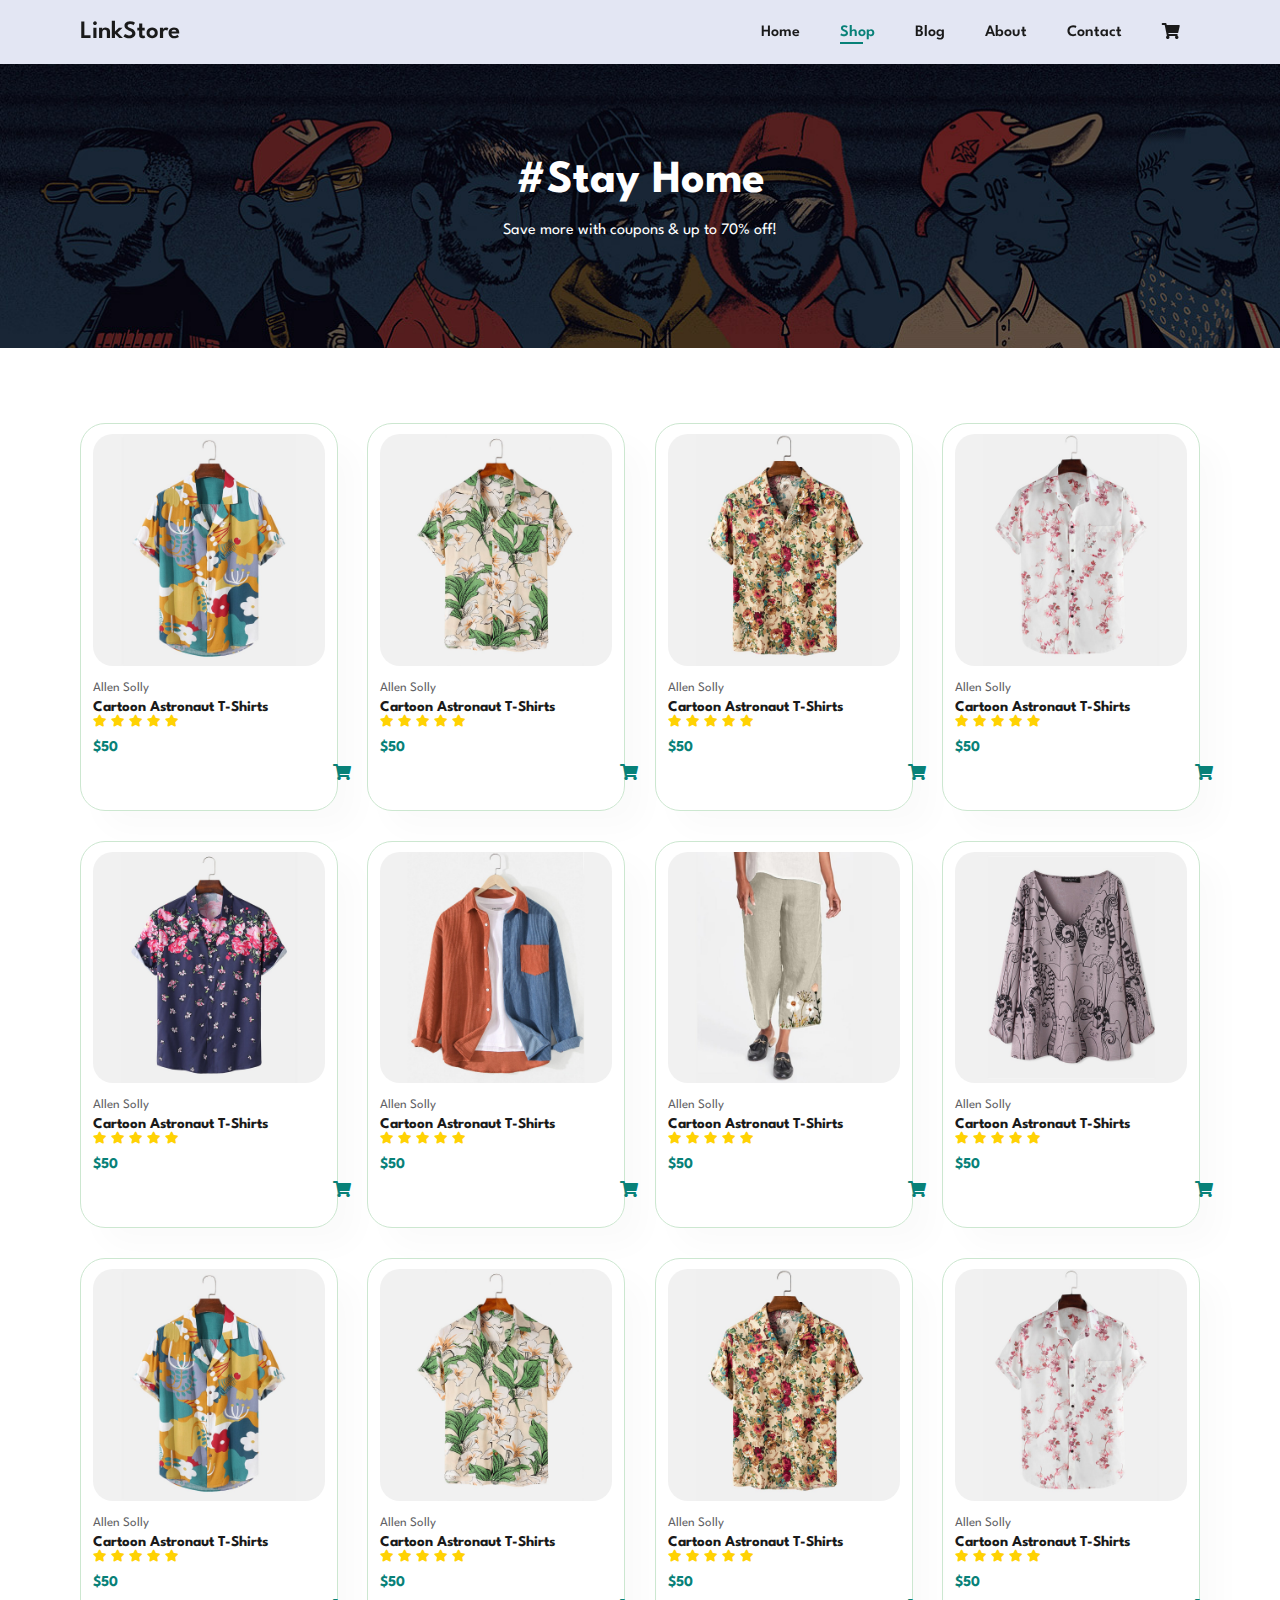
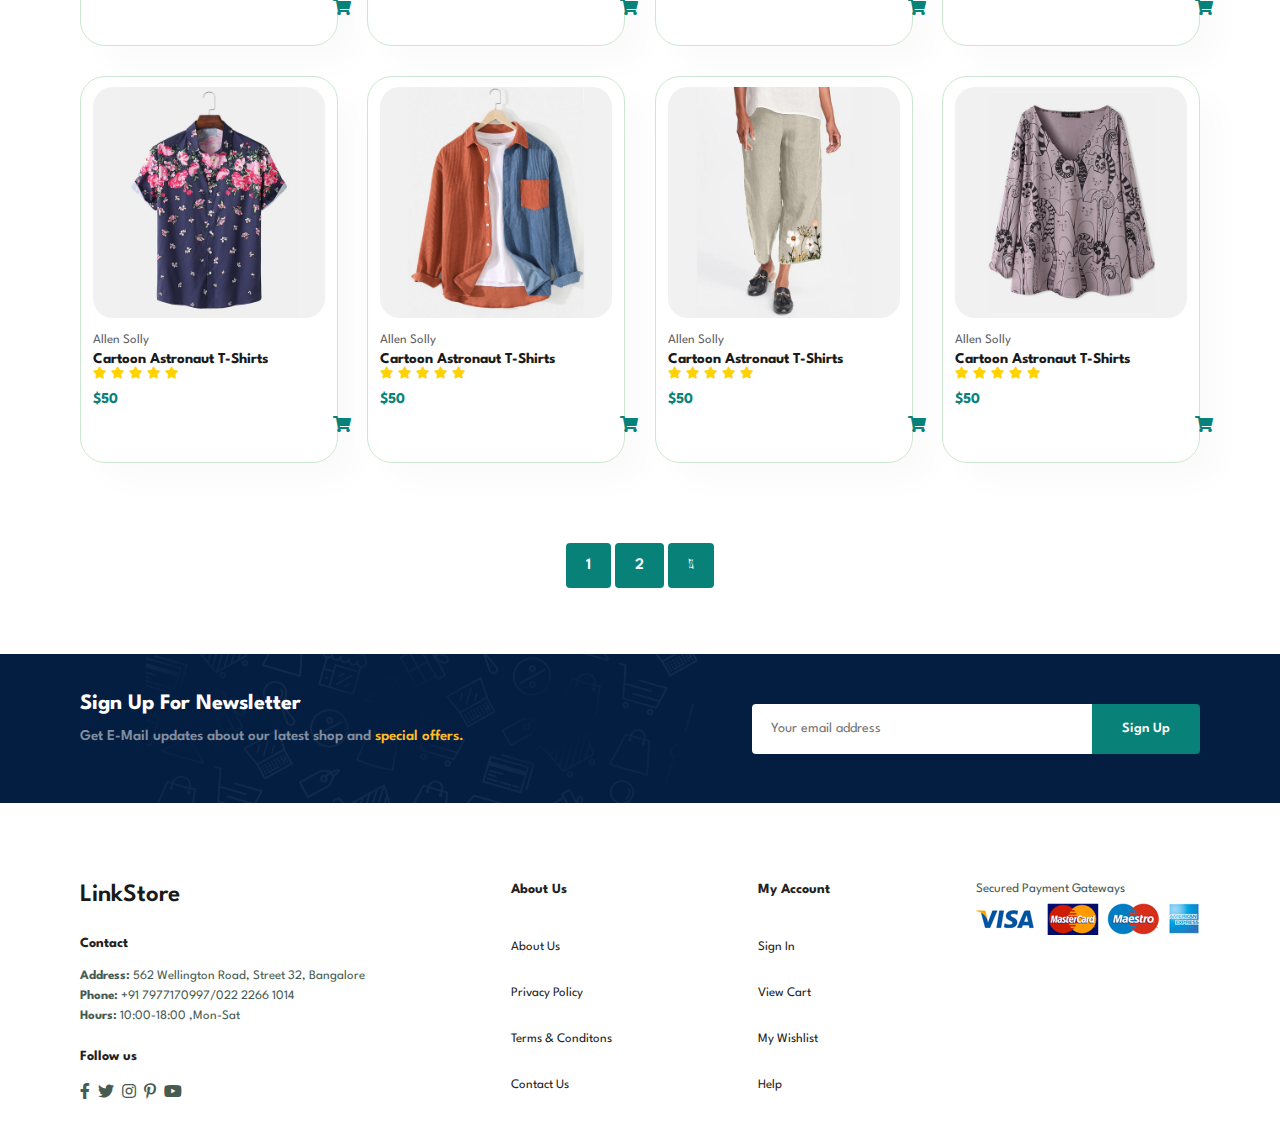
<file: shop.html>
<!DOCTYPE html>
<html lang="en">
<head>
    <meta charset="UTF-8">
    <meta http-equiv="X-UA-Compatible" content="IE=edge">
    <meta name="viewport" content="width=device-width, initial-scale=1.0">
    <title>LinkStore</title>
    <link rel="stylesheet" href="https://use.fontawesome.com/releases/v5.15.4/css/all.css"/>
    <link rel="stylesheet" href="styles.css">

</head>
<body>
    <section id="header">
        <a href="#" class="logo">LinkStore</a>
        <div>
            <ul id="navbar">
                <li><a href="index.html">Home</a></li>
                <li><a class="active" href="shop.html">Shop</a></li>
                <li><a href="blog.html">Blog</a></li>
                <li><a href="about.html">About</a></li>
                <li><a href="contact.html">Contact</a></li>
                <li><a href="cart.html"><i class="fas fa-shopping-cart"></i></a></li>
            </ul>
        </div>

        <div id="mobile"> <!-- this is for ipad screen devices to make website responsive -->
            <a href="cart.html"><i class="fas fa-shopping-cart"></i></a>
            <i id="bar" class="fas fa-outdent"></i>
        </div>
    </section>

    <section id="page-header">
       
        <h2>#Stay Home</h2>
        
        <p>Save more with coupons & up to 70% off! </p>
        
    </section>

    <section id="product1" class="section-p1">
           
            <div class="pro-container"> <!-- parent div of pro1 since we have 8 products-->
                <div class="pro" onclick="window.location.href='sproduct.html'">
                    <img src="img/products/f1.jpg" alt="">
                    <div class="description">
                        <span>Allen Solly</span>
                        <h5>Cartoon Astronaut T-Shirts</h5>
                        <div class="star">
                            <i class="fas fa-star"></i> <!-- to add star icon from font awesome-->
                            <i class="fas fa-star"></i> 
                            <i class="fas fa-star"></i> 
                            <i class="fas fa-star"></i> 
                            <i class="fas fa-star"></i> 
                        </div>
                        <h4>$50</h4>
                    </div>
                    <a href=""><i class="fas fa-shopping-cart cart"></i></a>
                </div>

                <div class="pro" onclick="window.location.href='sproduct.html'">
                    <img src="img/products/f2.jpg" alt="">
                    <div class="description">
                        <span>Allen Solly</span>
                        <h5>Cartoon Astronaut T-Shirts</h5>
                        <div class="star">
                            <i class="fas fa-star"></i> <!-- to add star icon from font awesome-->
                            <i class="fas fa-star"></i> 
                            <i class="fas fa-star"></i> 
                            <i class="fas fa-star"></i> 
                            <i class="fas fa-star"></i> 
                        </div>
                        <h4>$50</h4>
                    </div>
                    <a href=""><i class="fas fa-shopping-cart cart"></i></a>
                </div>

                <div class="pro" onclick="window.location.href='sproduct.html'">
                    <img src="img/products/f3.jpg" alt="">
                    <div class="description">
                        <span>Allen Solly</span>
                        <h5>Cartoon Astronaut T-Shirts</h5>
                        <div class="star">
                            <i class="fas fa-star"></i> <!-- to add star icon from font awesome-->
                            <i class="fas fa-star"></i> 
                            <i class="fas fa-star"></i> 
                            <i class="fas fa-star"></i> 
                            <i class="fas fa-star"></i> 
                        </div>
                        <h4>$50</h4>
                    </div>
                    <a href=""><i class="fas fa-shopping-cart cart"></i></a>
                </div>

                <div class="pro" onclick="window.location.href='sproduct.html'">
                    <img src="img/products/f4.jpg" alt="">
                    <div class="description">
                        <span>Allen Solly</span>
                        <h5>Cartoon Astronaut T-Shirts</h5>
                        <div class="star">
                            <i class="fas fa-star"></i> <!-- to add star icon from font awesome-->
                            <i class="fas fa-star"></i> 
                            <i class="fas fa-star"></i> 
                            <i class="fas fa-star"></i> 
                            <i class="fas fa-star"></i> 
                        </div>
                        <h4>$50</h4>
                    </div>
                    <a href=""><i class="fas fa-shopping-cart cart"></i></a>
                </div>

                <div class="pro" onclick="window.location.href='sproduct.html'">
                    <img src="img/products/f5.jpg" alt="">
                    <div class="description">
                        <span>Allen Solly</span>
                        <h5>Cartoon Astronaut T-Shirts</h5>
                        <div class="star">
                            <i class="fas fa-star"></i> <!-- to add star icon from font awesome-->
                            <i class="fas fa-star"></i> 
                            <i class="fas fa-star"></i> 
                            <i class="fas fa-star"></i> 
                            <i class="fas fa-star"></i> 
                        </div>
                        <h4>$50</h4>
                    </div>
                    <a href=""><i class="fas fa-shopping-cart cart"></i></a>
                </div>

                <div class="pro" onclick="window.location.href='sproduct.html'">
                    <img src="img/products/f6.jpg" alt="">
                    <div class="description">
                        <span>Allen Solly</span>
                        <h5>Cartoon Astronaut T-Shirts</h5>
                        <div class="star">
                            <i class="fas fa-star"></i> <!-- to add star icon from font awesome-->
                            <i class="fas fa-star"></i> 
                            <i class="fas fa-star"></i> 
                            <i class="fas fa-star"></i> 
                            <i class="fas fa-star"></i> 
                        </div>
                        <h4>$50</h4>
                    </div>
                    <a href=""><i class="fas fa-shopping-cart cart"></i></a>
                </div>

                <div class="pro" onclick="window.location.href='sproduct.html'">
                    <img src="img/products/f7.jpg" alt="">
                    <div class="description">
                        <span>Allen Solly</span>
                        <h5>Cartoon Astronaut T-Shirts</h5>
                        <div class="star">
                            <i class="fas fa-star"></i> <!-- to add star icon from font awesome-->
                            <i class="fas fa-star"></i> 
                            <i class="fas fa-star"></i> 
                            <i class="fas fa-star"></i> 
                            <i class="fas fa-star"></i> 
                        </div>
                        <h4>$50</h4>
                    </div>
                    <a href=""><i class="fas fa-shopping-cart cart"></i></a>
                </div>

                <div class="pro" onclick="window.location.href='sproduct.html'">
                    <img src="img/products/f8.jpg" alt="">
                    <div class="description">
                        <span>Allen Solly</span>
                        <h5>Cartoon Astronaut T-Shirts</h5>
                        <div class="star">
                            <i class="fas fa-star"></i> <!-- to add star icon from font awesome-->
                            <i class="fas fa-star"></i> 
                            <i class="fas fa-star"></i> 
                            <i class="fas fa-star"></i> 
                            <i class="fas fa-star"></i> 
                        </div>
                        <h4>$50</h4>
                    </div>
                    <a href=""><i class="fas fa-shopping-cart cart"></i></a>
                </div>
    
            <div class="pro" onclick="window.location.href='sproduct.html'">
                <img src="img/products/f1.jpg" alt="">
                <div class="description">
                    <span>Allen Solly</span>
                    <h5>Cartoon Astronaut T-Shirts</h5>
                    <div class="star">
                        <i class="fas fa-star"></i> <!-- to add star icon from font awesome-->
                        <i class="fas fa-star"></i> 
                        <i class="fas fa-star"></i> 
                        <i class="fas fa-star"></i> 
                        <i class="fas fa-star"></i> 
                    </div>
                    <h4>$50</h4>
                </div>
                <a href=""><i class="fas fa-shopping-cart cart"></i></a>
            </div>

            <div class="pro" onclick="window.location.href='sproduct.html'">
                <img src="img/products/f2.jpg" alt="">
                <div class="description">
                    <span>Allen Solly</span>
                    <h5>Cartoon Astronaut T-Shirts</h5>
                    <div class="star">
                        <i class="fas fa-star"></i> <!-- to add star icon from font awesome-->
                        <i class="fas fa-star"></i> 
                        <i class="fas fa-star"></i> 
                        <i class="fas fa-star"></i> 
                        <i class="fas fa-star"></i> 
                    </div>
                    <h4>$50</h4>
                </div>
                <a href=""><i class="fas fa-shopping-cart cart"></i></a>
            </div>

            <div class="pro" onclick="window.location.href='sproduct.html'">
                <img src="img/products/f3.jpg" alt="">
                <div class="description">
                    <span>Allen Solly</span>
                    <h5>Cartoon Astronaut T-Shirts</h5>
                    <div class="star">
                        <i class="fas fa-star"></i> <!-- to add star icon from font awesome-->
                        <i class="fas fa-star"></i> 
                        <i class="fas fa-star"></i> 
                        <i class="fas fa-star"></i> 
                        <i class="fas fa-star"></i> 
                    </div>
                    <h4>$50</h4>
                </div>
                <a href=""><i class="fas fa-shopping-cart cart"></i></a>
            </div>

            <div class="pro" onclick="window.location.href='sproduct.html'">
                <img src="img/products/f4.jpg" alt="">
                <div class="description">
                    <span>Allen Solly</span>
                    <h5>Cartoon Astronaut T-Shirts</h5>
                    <div class="star">
                        <i class="fas fa-star"></i> <!-- to add star icon from font awesome-->
                        <i class="fas fa-star"></i> 
                        <i class="fas fa-star"></i> 
                        <i class="fas fa-star"></i> 
                        <i class="fas fa-star"></i> 
                    </div>
                    <h4>$50</h4>
                </div>
                <a href=""><i class="fas fa-shopping-cart cart"></i></a>
            </div>

            <div class="pro" onclick="window.location.href='sproduct.html'">
                <img src="img/products/f5.jpg" alt="">
                <div class="description">
                    <span>Allen Solly</span>
                    <h5>Cartoon Astronaut T-Shirts</h5>
                    <div class="star">
                        <i class="fas fa-star"></i> <!-- to add star icon from font awesome-->
                        <i class="fas fa-star"></i> 
                        <i class="fas fa-star"></i> 
                        <i class="fas fa-star"></i> 
                        <i class="fas fa-star"></i> 
                    </div>
                    <h4>$50</h4>
                </div>
                <a href=""><i class="fas fa-shopping-cart cart"></i></a>
            </div>

            <div class="pro" onclick="window.location.href='sproduct.html'">
                <img src="img/products/f6.jpg" alt="">
                <div class="description">
                    <span>Allen Solly</span>
                    <h5>Cartoon Astronaut T-Shirts</h5>
                    <div class="star">
                        <i class="fas fa-star"></i> <!-- to add star icon from font awesome-->
                        <i class="fas fa-star"></i> 
                        <i class="fas fa-star"></i> 
                        <i class="fas fa-star"></i> 
                        <i class="fas fa-star"></i> 
                    </div>
                    <h4>$50</h4>
                </div>
                <a href=""><i class="fas fa-shopping-cart cart"></i></a>
            </div>

            <div class="pro" onclick="window.location.href='sproduct.html'">
                <img src="img/products/f7.jpg" alt="">
                <div class="description">
                    <span>Allen Solly</span>
                    <h5>Cartoon Astronaut T-Shirts</h5>
                    <div class="star">
                        <i class="fas fa-star"></i> <!-- to add star icon from font awesome-->
                        <i class="fas fa-star"></i> 
                        <i class="fas fa-star"></i> 
                        <i class="fas fa-star"></i> 
                        <i class="fas fa-star"></i> 
                    </div>
                    <h4>$50</h4>
                </div>
                <a href=""><i class="fas fa-shopping-cart cart"></i></a>
            </div>

            <div class="pro" onclick="window.location.href='sproduct.html'">
                <img src="img/products/f8.jpg" alt="">
                <div class="description">
                    <span>Allen Solly</span>
                    <h5>Cartoon Astronaut T-Shirts</h5>
                    <div class="star">
                        <i class="fas fa-star"></i> <!-- to add star icon from font awesome-->
                        <i class="fas fa-star"></i> 
                        <i class="fas fa-star"></i> 
                        <i class="fas fa-star"></i> 
                        <i class="fas fa-star"></i> 
                    </div>
                    <h4>$50</h4>
                </div>
                <a href=""><i class="fas fa-shopping-cart cart"></i></a>
            </div>
        </div>
    </section>

    <section id="pagination" class="section-p1">
    <a href="#">1</a>
    <a href="#">2</a>
    <a href="#"><i class="fal fa-long-arrow-alt-right"></i></a>
    </section>

    <section id="newsletter" class="section-p1 section-m1">
        <div class="newstext">
            <h4>Sign Up For Newsletter</h4>
            <p>Get E-Mail updates about our latest shop and <span>special offers.</span></p>
        </div>
        <div class="form">
            <input type="text" placeholder="Your email address">
            <button class="normal">Sign Up</button>
        </div>

    </section>

    <footer class="section-p1">
        <div class="col">
            <a href="#" class="logo">LinkStore</a>
            <h4>Contact</h4>
            <p><strong>Address: </strong>562 Wellington Road, Street 32, Bangalore</p>
            <p><strong>Phone: </strong>+91 7977170997/022 2266 1014</p>
            <p><strong>Hours: </strong>10:00-18:00 ,Mon-Sat</p>
             <div class="follow">
                <h4>Follow us</h4>
                <div class="icon">
                    <i class="fab fa-facebook-f"></i>
                    <i class="fab fa-twitter"></i>
                    <i class="fab fa-instagram"></i>
                    <i class="fab fa-pinterest-p"></i>
                    <i class="fab fa-youtube"></i>
                </div>
             </div>
        </div>

        <div class="col">
            <h4>About Us</h4>
            <a href="#">About Us</a>
            <a href="#">Privacy Policy</a>
            <a href="#">Terms & Conditons</a>
            <a href="#">Contact Us</a>
        </div>

        <div class="col">
            <h4>My Account</h4>
            <a href="#">Sign In</a>
            <a href="#">View Cart</a>
            <a href="#">My Wishlist</a>
            <a href="#">Help</a>
        </div>

        <div>
            <p>Secured Payment Gateways</p>
            <img src="img/pay/pay.png" alt="">
        </div>

    </footer>


    
    <script src="index.js"></script>
</body>
</html>
</file>
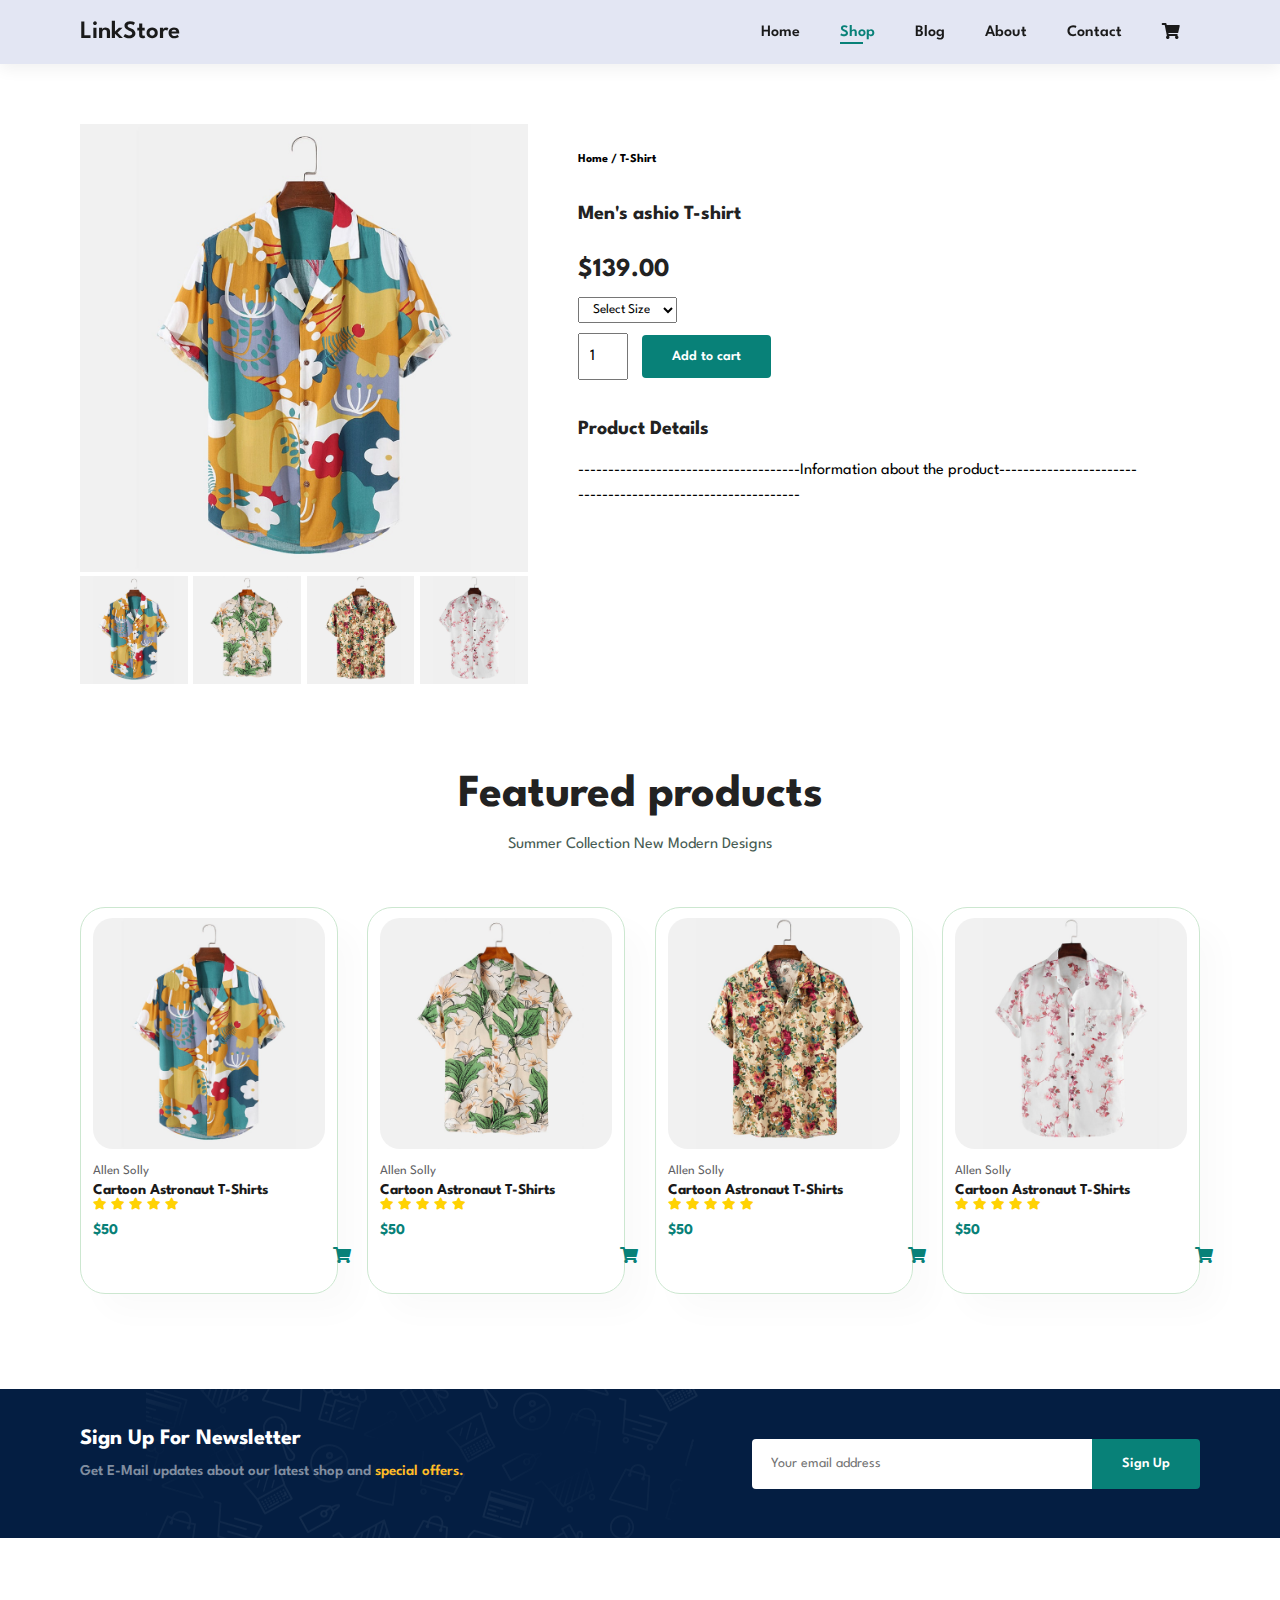
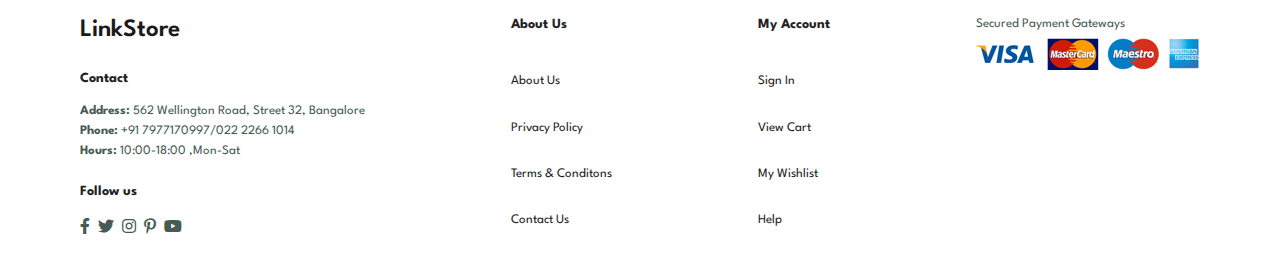
<file: sproduct.html>
<!DOCTYPE html>
<html lang="en">

<head>
    <meta charset="UTF-8">
    <meta http-equiv="X-UA-Compatible" content="IE=edge">
    <meta name="viewport" content="width=device-width, initial-scale=1.0">
    <title>LinkStore</title>
    <link rel="stylesheet" href="https://use.fontawesome.com/releases/v5.15.4/css/all.css" />
    <link rel="stylesheet" href="styles.css">

</head>

<body>
    <section id="header">
        <a href="index.html" class="logo">LinkStore</a>
        <div>
            <ul id="navbar">
                <li><a href="index.html">Home</a></li>
                <li><a class="active" href="shop.html">Shop</a></li>
                <li><a href="blog.html">Blog</a></li>
                <li><a href="about.html">About</a></li>
                <li><a href="contact.html">Contact</a></li>
                <li><a href="cart.html"><i class="fas fa-shopping-cart"></i></a></li>
            </ul>
        </div>

        <div id="mobile">
            <!-- this is for ipad screen devices to make website responsive -->
            <a href="cart.html"><i class="fas fa-shopping-cart"></i></a>
            <i id="bar" class="fas fa-outdent"></i>
        </div>
    </section>

    <section id="prodetails" class="section-p1">
        <div class="single-pro-image">
            <img src="img/products/f1.jpg" width="100%" id="MainImg" alt="">
            <div class="small-img-group">
                <div class="small-img-col">
                    <img src="img/products/f1.jpg" width="100%" class="small-img" alt="">
                </div>
                <div class="small-img-col">
                    <img src="img/products/f2.jpg" width="100%" class="small-img" alt="">
                </div>
                <div class="small-img-col">
                    <img src="img/products/f3.jpg" width="100%" class="small-img" alt="">
                </div>
                <div class="small-img-col">
                    <img src="img/products/f4.jpg" width="100%" class="small-img" alt="">
                </div>
            </div>

        </div>

        <div class="single-pro-details">
            <h6>Home / T-Shirt</h6>
            <h4>Men's ashio T-shirt</h4>
            <h2>$139.00</h2>
            <select>
                <option>Select Size</option>
                <option>XL</option>
                <option>XXL</option>
                <option>Small</option>
                <option>Large</option>
            </select>
            <input type="number" value="1">
            <button class="normal">Add to cart</button>
            <h4>Product Details</h4>
            <span>-------------------------------------Information about the
                product------------------------------------------------------------</span>
        </div>
    </section>

    <section id="product1" class="section-p1">
        <h2>Featured products</h2>
        <p>Summer Collection New Modern Designs</p>
        <div class="pro-container">
            <!-- parent div of pro1 since we have 8 products-->
            <div class="pro">
                <img src="img/products/f1.jpg" alt="">
                <div class="description">
                    <span>Allen Solly</span>
                    <h5>Cartoon Astronaut T-Shirts</h5>
                    <div class="star">
                        <i class="fas fa-star"></i> <!-- to add star icon from font awesome-->
                        <i class="fas fa-star"></i>
                        <i class="fas fa-star"></i>
                        <i class="fas fa-star"></i>
                        <i class="fas fa-star"></i>
                    </div>
                    <h4>$50</h4>
                </div>
                <a href=""><i class="fas fa-shopping-cart cart"></i></a>
            </div>

            <div class="pro">
                <img src="img/products/f2.jpg" alt="">
                <div class="description">
                    <span>Allen Solly</span>
                    <h5>Cartoon Astronaut T-Shirts</h5>
                    <div class="star">
                        <i class="fas fa-star"></i> <!-- to add star icon from font awesome-->
                        <i class="fas fa-star"></i>
                        <i class="fas fa-star"></i>
                        <i class="fas fa-star"></i>
                        <i class="fas fa-star"></i>
                    </div>
                    <h4>$50</h4>
                </div>
                <a href=""><i class="fas fa-shopping-cart cart"></i></a>
            </div>

            <div class="pro">
                <img src="img/products/f3.jpg" alt="">
                <div class="description">
                    <span>Allen Solly</span>
                    <h5>Cartoon Astronaut T-Shirts</h5>
                    <div class="star">
                        <i class="fas fa-star"></i> <!-- to add star icon from font awesome-->
                        <i class="fas fa-star"></i>
                        <i class="fas fa-star"></i>
                        <i class="fas fa-star"></i>
                        <i class="fas fa-star"></i>
                    </div>
                    <h4>$50</h4>
                </div>
                <a href=""><i class="fas fa-shopping-cart cart"></i></a>
            </div>

            <div class="pro">
                <img src="img/products/f4.jpg" alt="">
                <div class="description">
                    <span>Allen Solly</span>
                    <h5>Cartoon Astronaut T-Shirts</h5>
                    <div class="star">
                        <i class="fas fa-star"></i> <!-- to add star icon from font awesome-->
                        <i class="fas fa-star"></i>
                        <i class="fas fa-star"></i>
                        <i class="fas fa-star"></i>
                        <i class="fas fa-star"></i>
                    </div>
                    <h4>$50</h4>
                </div>
                <a href=""><i class="fas fa-shopping-cart cart"></i></a>
            </div>

        </div>
    </section>


    <section id="newsletter" class="section-p1 section-m1">
        <div class="newstext">
            <h4>Sign Up For Newsletter</h4>
            <p>Get E-Mail updates about our latest shop and <span>special offers.</span></p>
        </div>
        <div class="form">
            <input type="text" placeholder="Your email address">
            <button class="normal">Sign Up</button>
        </div>

    </section>

    <footer class="section-p1">
        <div class="col">
            <a href="#" class="logo">LinkStore</a>
            <h4>Contact</h4>
            <p><strong>Address: </strong>562 Wellington Road, Street 32, Bangalore</p>
            <p><strong>Phone: </strong>+91 7977170997/022 2266 1014</p>
            <p><strong>Hours: </strong>10:00-18:00 ,Mon-Sat</p>
            <div class="follow">
                <h4>Follow us</h4>
                <div class="icon">
                    <i class="fab fa-facebook-f"></i>
                    <i class="fab fa-twitter"></i>
                    <i class="fab fa-instagram"></i>
                    <i class="fab fa-pinterest-p"></i>
                    <i class="fab fa-youtube"></i>
                </div>
            </div>
        </div>

        <div class="col">
            <h4>About Us</h4>
            <a href="#">About Us</a>
            <a href="#">Privacy Policy</a>
            <a href="#">Terms & Conditons</a>
            <a href="#">Contact Us</a>
        </div>

        <div class="col">
            <h4>My Account</h4>
            <a href="#">Sign In</a>
            <a href="#">View Cart</a>
            <a href="#">My Wishlist</a>
            <a href="#">Help</a>
        </div>

        <div>
            <p>Secured Payment Gateways</p>
            <img src="img/pay/pay.png" alt="">
        </div>

    </footer>

    <script>
        var MainImg = document.getElementById("MainImg");
        var smallimg = document.getElementsByClassName("small-img");

        smallimg[0].onclick = function () {
            MainImg.src = smallimg[0].src;
        }
        smallimg[1].onclick = function () {
            MainImg.src = smallimg[1].src;
        }
        smallimg[2].onclick = function () {
            MainImg.src = smallimg[2].src;
        }
        smallimg[3].onclick = function () {
            MainImg.src = smallimg[3].src;
        }

    </script>



    <script src="index.js"></script>
</body>

</html>
</file>
<file: styles.css>
@import url('https://fonts.googleapis.com/css2?family=Spartan:wght@100;200;300;400;500;600;700;800;900&display=swap');

* {
    margin:0;
    padding:0;
    box-sizing:border-box;
    font-family: 'Spartan',sans-serif;
}

h1{
    font-size: 50px;
    line-height: 64px;
    color: #222;
}

h2{
    font-size: 46px;
    line-height: 54px;
    color: #222;
}

h4{
    font-size:20px;
    color: #222;
}

h6{
    font-size: 12px;
    font-weight: 700;
}

p {
    font-size: 16px;
    color:#465b52;
    margin:15px 0 20px 0;
}

.section-p1 {
    padding:40px 80px;
}

.section-m1 {
    margin:40px 0px;
}

button.normal{
    font-size: 14px;
    font-weight: 600;
    padding: 15px 30px; /* top-bottom 15px and left-right 30px*/
    color: #000;
    background-color: #fff;
    border-radius: 4px;
    cursor: pointer;
    border: none;
    outline: none;
    transition: 0.2s;
}

button.white{
    font-size: 13px;
    font-weight: 600;
    padding: 11px 18px;
    color: #fff;
    background-color:transparent;
    cursor: pointer;
    border: 1px solid #fff;
    outline: none;
    transition: 0.2s;
}

body{
    width:100%;
}

/* header css  ******************************************************/
#header {
    display: flex;
    align-items: center;
    justify-content: space-between;
    padding: 20px 80px;
    background: #E3E6F3;
    box-shadow: 0 5px 15px rgba(0,0,0,0.06);
    position: sticky; /*to keep our navbar fixed we use this */
    top:0;
    left:0;
}

#navbar {
    display: flex;
    align-items: center;
    justify-content:center;
}

.logo {
    text-decoration: none; /*becoz we have used <a> tag so it comes with a blue line for the href attr so to remove that we use this prop*/
    font-size: 25px;
    font-weight: 600;
    color:#1a1a1a;
}

#navbar li {
    list-style: none; /* we remove the dots/bullet points before each item */
    padding:0 20px;
    position: relative;
}

#navbar li a{
    text-decoration: none; /*we remove the underline provided by anchor tag */
    font-size: 16px;
    font-weight: 600;
    color:#1a1a1a;
    transition: 0.3s ease;
}

#navbar li a:hover,
#navbar li a.active{
    color:#088178; 
}

#navbar li a.active::after,
#navbar li a:hover::after { /*we use psuedo class concept here */
    content: "";
    width:30%;
    height:2px;
    background:#088178 ;
    position: absolute;
    bottom:-4px;
    left:20px; 
}

#mobile{ /*this is for ipad size devices code*/
    display: none; /*we dont want to display this code for full screen devices*/
    align-items: center;
}

#close {
    display: none; /**we dont want to display the cross btn  for full screen devices*/
}
/**********************************************************************************/
/* home page  */
#hero{
    background-image: url("img/hero4.png");
    height:90vh;
    width:100%;
    background-size: cover;
    background-position: top 25% right 0;
    padding: 0 80px;
    display: flex;
    flex-direction: column; /*this makes the text arranged in column wise acc to flex prop */
    align-items: flex-start;
    justify-content: center;
}

#hero h4{
    padding-bottom: 15px;
}

#hero h1{
    color: #088178;
}

#hero button {
    background-image: url("img/button.png");
    background-color: transparent;
    color:#088178;
    border: 0;
    padding: 14px 80px 14px 65px;
    background-repeat: no-repeat;
    cursor: pointer;
    font-weight: 700;
    font-size: 15px;
}

/* features of our website ********************************************/
#feature{
    display: flex;
    align-items:center;
    justify-content: space-between;
    /* flex-wrap:wrap; */
 
}
 
#feature .fe-box{
    width:200px;
    text-align: center;
    padding:25px 15px; /*top-bottom, left-right*/
    box-shadow: 20px 20px 34px rgba(0,0,0,0.03);
    border:1px solid #cce7d0;
    border-radius: 4px;
    margin:15px 0;
}
 
#feature .fe-box:hover{
    box-shadow: 10px 10px 54px rgba(70,62,221,0.1);
}
 
#feature .fe-box img{
    width:100%;
    margin-bottom: 10px;
}
 
#feature .fe-box h6{
    display: inline-block;
    padding: 9px 8px 6px 8px;
    line-height: 1;
    border-radius: 4px;
    color:#088178;
    background-color: #fddde4;
}
 
#feature .fe-box:nth-child(2) h6{ /* to give diff color to each feature */
    background-color: #d1e8f2;
}
 
#feature .fe-box:nth-child(3) h6{ /* to give diff color to each feature */
    background-color: #cdd4f8;
}
 
#feature .fe-box:nth-child(4) h6{ /* to give diff color to each feature */
    background-color: #f6dbf6;
}
 
#feature .fe-box:nth-child(5) h6{ /* to give diff color to each feature */
    background-color: #fff2e5;
}

#feature .fe-box:nth-child(6) h6{ /* to give diff color to each feature */
    background-color: #cce7d0;
}

/* products css code **********************************************/
#product1{
    text-align: center;
    /* position:-webkit-sticky; */
}

#product1 .pro-container{
    display: flex;
    justify-content: space-between;
    padding-top:20px;
    flex-wrap: wrap; /* becoz of this prop of css we break the line after 4 products ie.in a given line only 4 products are shown */
}

#product1 .pro{
    width:23%;
    min-width:250px;
    padding:10px 12px;
    border: 1px solid #cce7d0; /* this gives a nice border of 1px of white color to our box*/ 
    border-radius:25px; /*this makes the border shape from rectangle to curved around edeges*/
    cursor:pointer;
    box-shadow: 20px 20px 30px rgba(0,0,0,0.02); /* x,y,radius and then color are the values */
    margin: 15px 0; /* first is top-bottom then left-right*/
    transition: 0.2s ease;
    /* position: relative; */
    /* position: static; */
}

#product1 .pro:hover{
    box-shadow: 20px 20px 30px rgba(0,0,0,0.09);
}

#product1 .pro img{
    width:100%;
    border-radius:20px;
}

#product1 .pro .description{
    text-align: start;
    padding:10px 0;
}

#product1 .pro .description span{ /*this denotes the text "Allen Solly" used inside span tag*/
    color: #606063;
    font-size: 13px;
}

#product1 .pro .description h5{ /*css code for text "Cartoon Astronaut T-Shirts"*/
    padding-top: 5px;
    color:#1a1a1a;
    font-size: 15px;
}

#product1 .pro .description i{ /* this css code is for the stars font icon*/
    font-size: 12px;
    color:rgb(255,210,3);
    padding-bottom: 8px;
}

#product1 .pro .description h4{ /* css code for price */
    padding-top: 5px;
    font-size: 15px;
    font-weight: 700;
    color:#088178;
}

#product1 .pro .cart{
    /* width: 40px;
    height: 40px;
    line-height: 40px; 
    border-radius: 50px; 
    background-color: #e8f6ea; */
    /* font-weight: 500; */
    color:#088178;
    /* border:1px solid #cce7d0; */
    padding-left: 240px;
    padding-bottom: 20px;
    /* position: absolute; /*adding position as aboslute to child elem and relative to it's parent elem to shopping cart icon 
    bottom: 20px;
    right:10px; */
}

/********************banner section **************************/
#banner{
    display: flex;
    flex-direction: column ;
    text-align: center;
    justify-content: center;
    align-items: center;
    background-image: url(img/banner/b2.jpg);
    width:100%;
    height: 40vh;
    background-size: cover;
    background-position: center;
}

#banner h4{
    color: white;
    font-size: 16px;
    /* padding-bottom: 40px; */
}

#banner h2{
    color: white;
    font-size: 30px;
    padding: 10px 0px; /*top and bottom 10px and left and right 0px*/
}

#banner span{ /*the 70% appears in red color*/
    color: red;
}

#banner button:hover{ 
    color:#fff;
    background: #088178;
}

/*******************banner 1 **********************/
#sm-banner {
    display: flex;
    flex-wrap: wrap;
    justify-content: space-between;
}


#sm-banner .banner-box{ /*same css code used as banner above one ie. 70% Off one  */
    display: flex;
    flex-direction: column; /*contents inside this banner ie.h2,h4,span are placed column wise*/
    justify-content: center;
    align-items: flex-start; /*the text will start from begining of line rather than center*/
    background-image: url(img/banner/b17.jpg);
    min-width:660px;
    height: 50vh;
    background-size: cover;
    background-position: center;
    padding:30px;
}

#sm-banner .banner-box2{ /*same css code used as banner one just background img change */

    background-image: url(img/banner/b10.jpg);
}

#sm-banner h4{
    color:#fff;
    font-size: 28px;
    font-weight: 800;
}

#sm-banner h2{
    color:#000;
    font-size: 28px;
    font-weight: 800;
}

#sm-banner span{
    color:#fff;
    font-size: 14px;
    font-weight: 500;
    padding-bottom: 15px;
}

#sm-banner .banner-box:hover button{
    background-color: #088178;
    border: 1px solid #088178;
}


/********************THREE banners in a row css code*************************/

#banner3{
    display: flex;
    flex-wrap: wrap;
    justify-content: space-between;
    padding: 0 80px;
}

#banner3 .banner-box{
    display: flex;
    flex-direction: column; /*contents inside this banner ie.h2,h4,span are placed column wise*/
    justify-content: center;
    align-items: flex-start; /*the text will start from begining of line rather than center*/
    background-image: url(img/banner/b7.jpg);
    min-width:30%;
    height: 30vh;
    background-size: cover;
    background-position: center;
    padding:20px;
    margin-bottom: 20px;
}

#banner3 .banner-box2{
    background-image: url(img/banner/b4.jpg);
}

#banner3 .banner-box3{
    background-image: url(img/banner/b18.jpg);
}

#banner3 h2{
    color: #fff;
    font-weight: 900;
    font-size: 24px;
}

#banner3 h3{
    color: #000;
    font-weight: 700;
    font-size: 18px;
}

/**************NEWSLETTER SECTION*************/
#newsletter{
    display: flex;
    justify-content: space-between;
    flex-wrap: wrap;
    align-items: center;
    background-image: url("img/banner/b14.png");
    background-repeat: no-repeat;
    background-position: 20% 30%; /*top-20% and left 30%*/
    background-color: #041e42;
}

#newsletter h4{
    font-size: 22px;
    font-weight: 700;
    color:#fff;
}

#newsletter p{
    font-size: 15px;
    font-weight: 600;
    color:#818ea0;
}

#newsletter p span{
    color:#ffbd27;
}

#newsletter .form{
    display: flex;
    width: 40%;
}

#newsletter input{
    height: 3.125rem;
    padding: 0 1.25em;
    font-size: 14px;
    width: 100%;
    border: 1px solid transparent;
    border-radius: 4px;
    outline: none;
    border-top-right-radius: 0;
    border-bottom-right-radius: 0;
}

#newsletter button{
    background-color: #088178;
    color: #fff;
    white-space: nowrap;
    border-top-left-radius: 0;
    border-bottom-left-radius: 0;
}

/********************8 FOOTER SECTION ************************/
footer{
     display: flex;
     flex-wrap: wrap;
     justify-content: space-between;
}

footer .col{
    display: flex;
    flex-direction: column;
    justify-content: space-between;
    align-items: flex-start;
    /* margin-bottom: 20px; */
}

footer .logo{
    margin-bottom: 30px;
}

footer h4{
    font-size: 14px;
    padding-bottom: 20px;
}

footer p{
    font-size: 13px;
    margin: 0 0 8px 0;
}

footer a{
    font-size: 13px;
    margin:  0 0 8px 0;
    text-decoration: none;
    color: #222;
    margin-bottom:10px ;
}

footer .follow{
    margin-top: 20px;
}

footer .follow i{
    color: #465b52;
    padding-right: 4px;
    cursor: pointer;
}

footer .follow i:hover,
footer a:hover{
    color: #088178;
}

.copyright{
    text-align: center;
}

/**********USING MEDIA QUERY TO MAKE WEBSITE RESPONSIVE********/
@media (max-width:800px) {
    /* .section-p1 {
        padding: 40px 40px;
    } */

    .section-p1 {
        padding: 0px;
    }
    #navbar {
        display: flex;
        flex-direction: column; /*we make the items list in column wise */
        align-items: flex-start;
        justify-content: flex-start;
        position: fixed;
        top:0;
        right:-300px;/*if right:0px then the section is visible so to hide that and show that only when we click the button we write -300 as value*/
        height:100vh;
        width:300px;
        background-color: #E3E6F3; /* we include these lists in a diff section ie. why we provide a diff background*/
        box-shadow: 0 40px 60px rgba(0,0,0,0.01);
        padding: 80px 0 0 10px; /*padding for all the lists top,right,bottom,left*/
        transition: 0.3s;
    }

    #navbar.active{
        right:0px; /* to display our navbar when we click on that outdent icon we change 'right' prop of css from -300 to 0 */
    }

    #navbar li{
        margin-bottom: 20px;/*to give spacing between each list*/
    }

    #mobile{ /*<!-- this is for ipad screen devices*/
        display: flex;
        align-items: center;
    }
 
    #mobile i{ /*we style the shopping and outdent icon some styles */
        color: #1a1a1a;
        font-size: 24px;
        padding-left: 20px;
    }

    #close { /*this is for the close icon*/
        display: initial; /*becoz when we use display:none for full screen devices 
                           the cross for ipad size also vanishes so we use this prop*/
        position: absolute;
        top: 30px;
        left: 30px;
        color: #222;
        font-size: 24px;
    }

    #navbar.close_btn { /*to close our sliding navbar */
        right:-300px;
    }

    #remove-bag-icon{
        display: none;
    }

    #hero { /*the img we see in full-screen device will be minimized here */
    
        height: 70vh;
        background-position: top 30% right 48%;
        padding: 0 80px;
    }
    /*features of our website*/
    #feature {
        display: flex;
        flex-wrap: wrap;
        justify-content:center;
    }

    #feature .fe-box {
        margin: 15px 15px;
    } 

    /*featured products*/
    

}

/*********************shop page css code*******************/
/*Shop page */
#page-header{
    background-image: url("img/banner/b1.jpg");
    width:100%;
    height: 50vh;
    background-size: cover;
    display:flex;
    justify-content: center;
    text-align: center;
    flex-direction: column;
    padding: 90px;
}
#page-header h2,
#page-header p{
     color:white;
    }


#pagination{
        text-align: center;
    }

#pagination a{
    text-decoration: none;
    background-color: #088178;
    padding: 15px 20px;
    border-radius: 4px;
    color: #fff;
    font-weight: 600;

    }

#pagination a i{
    font-size: 16px;
    font-weight: 600;
}

/*single prod */

#prodetails {
    display:flex;
    margin-top: 20px;
}

#prodetails .single-pro-image {
    width:40%;
    margin-right: 50px;
}

.small-img-group {
    display:flex;
    justify-content: space-between;
}

.small-img-col {
    flex-basis: 24%;
    cursor:pointer;
}

#prodetails .single-pro-details {
    width: 50%;
    padding-top: 30px;
}
#prodetails .single-pro-details h4{
    padding:40px 0 20px 0;
}

#prodetails .single-pro-details h2{
    font-size: 26px;
}

#prodetails .single-pro-details select{
    padding:5px 10px;
    display: block;
    margin-bottom: 10px;
}

#prodetails .single-pro-details input{
    width: 50px;
    height: 47px;
    padding-left: 10px;
    font-size: 16px;
    margin-right: 10px;
}

#prodetails .single-pro-details input:focus{
    outline:none;
}

#prodetails .single-pro-details button{
    background-color: #088178;
    color: #fff;

}

#prodetails .single-pro-details span{
    line-height: 25px;
}


/*********************** blog page ********************/

#page-header.blog-header
{
    background-image: url(img/banner/b19.jpg);
    height:40vh;
}

#blog
{
    padding: 150px 150px 0px 150px;

}

#blog .blog-box
{
    display: flex;
    align-items: center;
    width: 100%;
    /* position: relative; */
    padding-bottom: 90px;
}

#blog .blog-img
{
    width: 50%;
    margin-right: 40px;
}

#blog img
{
    width: 100%;
    height: 300px;
    object-fit: cover;
}

#blog .blog-details
{
    width: 50%;
    padding-left: 60px;
}

#blog .blog-details a 
{
    text-decoration: none;
    font-size: 14px;
    color: black;
    font-weight: 700;
    /* position: relative; */
    transition: 0.3s;
}

#blog .blog-details a::after
{
    content: "";
    width: 50px;
    height: 1px;
    background-color: black;
    /* position: absolute;
    top: 4px;
    right: -60px; */
}

#blog .blog-details a:hover
{
    color: #088178;
}

#blog .blog-box h1
{
    /* position: absolute;
    top: -40px;
    left: 0; */
    font-size: 70px;
    font-weight: 700;
    color: #c9cbce;
    /* z-index: -1; */
}



/********* About page ****/

#page-header
{
    height: 500%;
}

#page-header.about-header
{
    background-image: url(img/about/banner.png);
    height: 40vh;
}

#about-head
{
    display: flex;
    align-items: center;
}

#about-head img
{
    width: 45%;
    height: auto;
}

#about-head div
{
    padding-left: 40px;
}

#about-app
{
    text-align: center;
}

#about-app .video
{
    width: 70%;
    height: 100%;
    margin: 30px auto 0 auto;
}

#about-app .video video
{
    width: 100%;
    height: 100%;
    border-radius: 20px;

}
</file>
